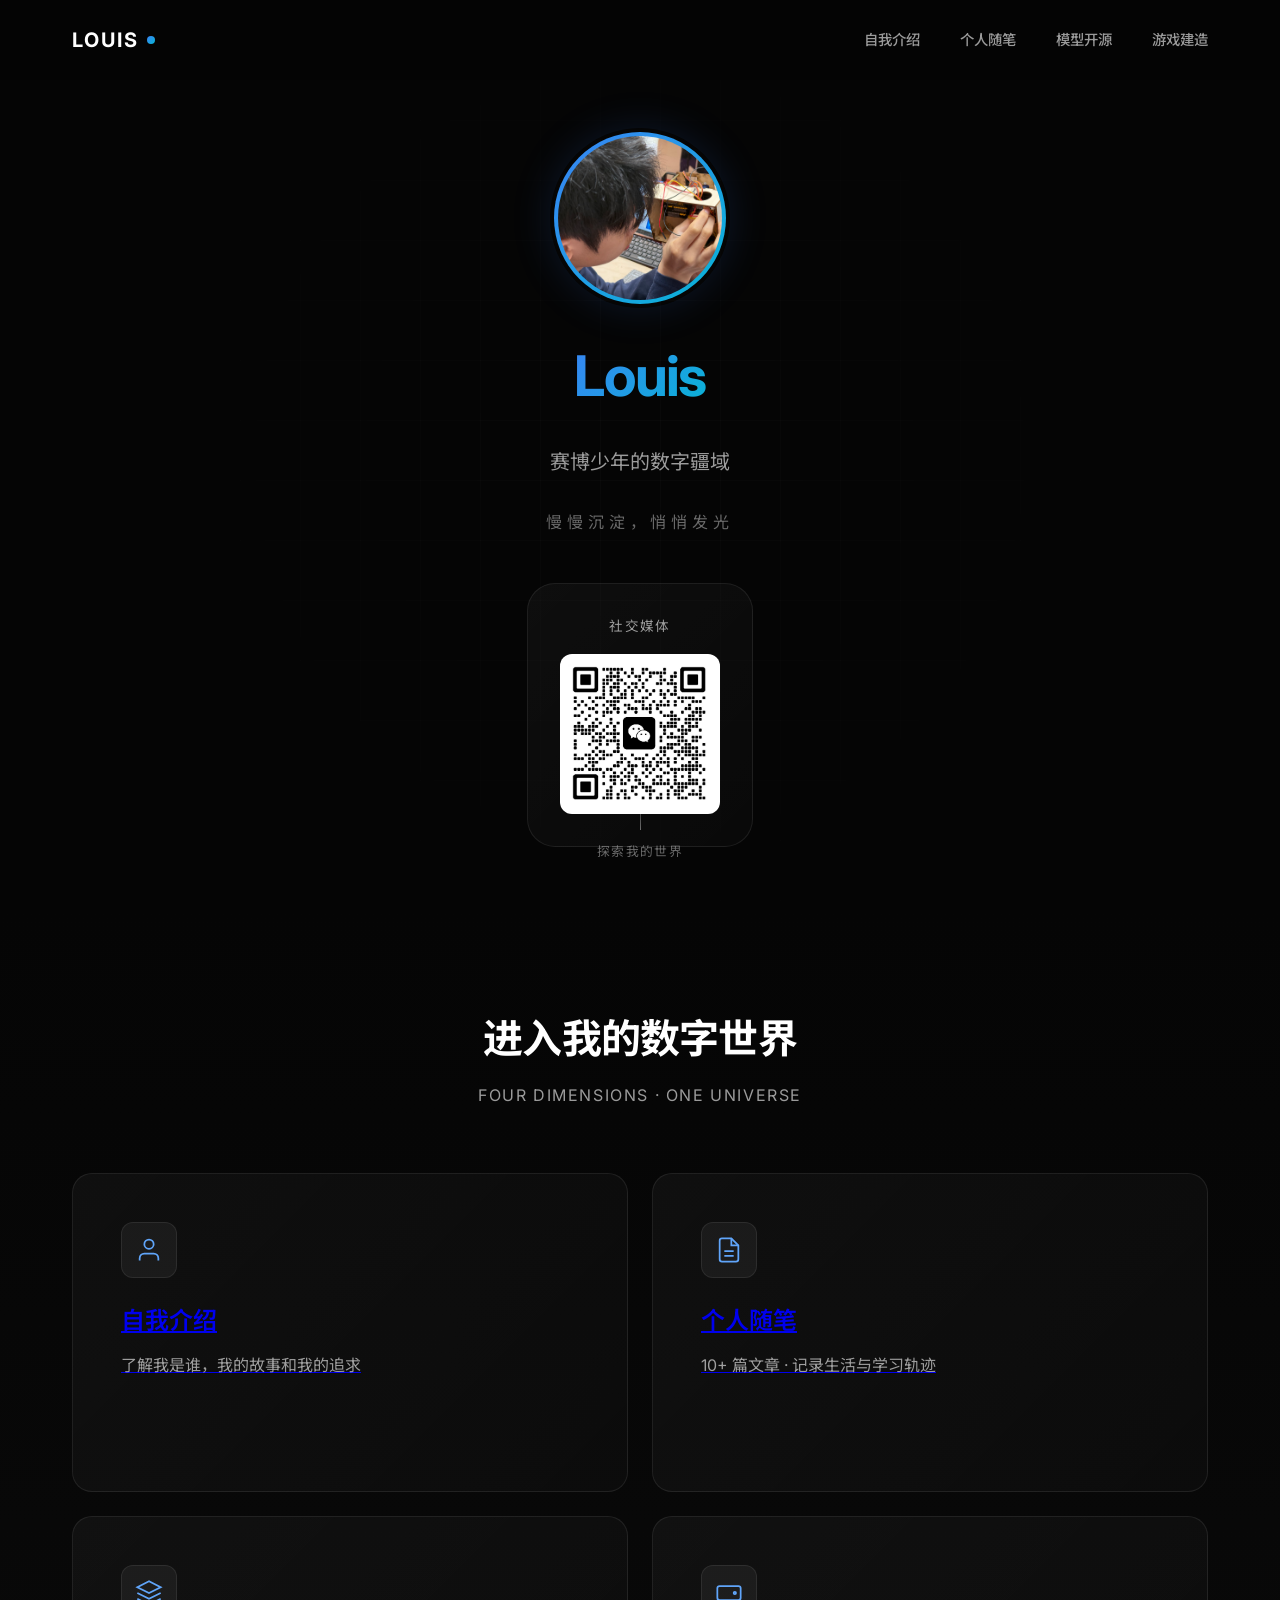
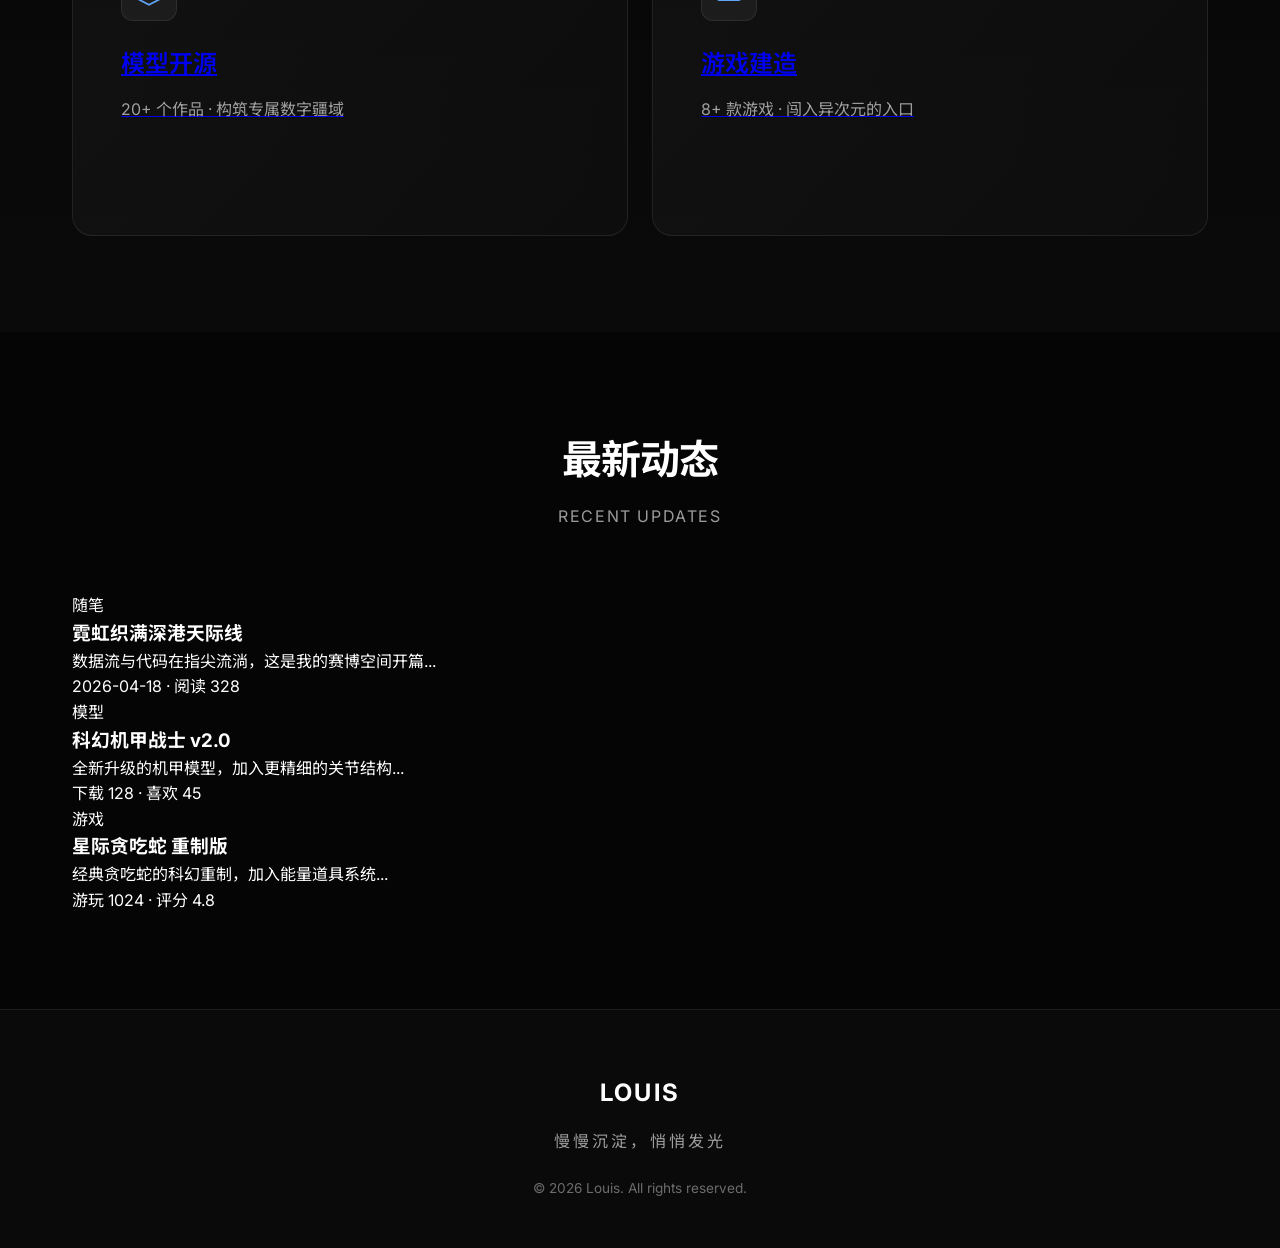
<file: index.html>
<!DOCTYPE html>
<html lang="zh-CN">
<head>
    <meta charset="UTF-8">
    <meta name="viewport" content="width=device-width, initial-scale=1.0">
    <title>LOUIS | 个人博客</title>
    <link rel="stylesheet" href="styles.css">
    <link href="https://fonts.googleapis.com/css2?family=Inter:wght@300;400;500;600;700&family=Noto+Sans+SC:wght@300;400;500;700&display=swap" rel="stylesheet">
</head>
<body>
    <nav class="navbar">
        <div class="nav-container">
            <div class="logo" onclick="window.location.href='index.html'">
                <span class="logo-text">LOUIS</span>
                <span class="logo-dot"></span>
            </div>
            <div class="nav-menu">
                <a href="about.html" class="nav-item">自我介绍</a>
                <a href="essay.html" class="nav-item">个人随笔</a>
                <a href="models.html" class="nav-item">模型开源</a>
                <a href="games.html" class="nav-item">游戏建造</a>
            </div>
        </div>
    </nav>

    <section class="hero">
        <div class="hero-background">
            <div class="grid-pattern"></div>
        </div>
        
        <div class="hero-content">
            <div class="profile-section">
                <div class="profile-image-wrapper">
                    <img src="assets/profile.jpg" alt="Louis" class="profile-main-img">
                </div>
                <h1 class="hero-name">Louis</h1>
                <p class="hero-tagline">赛博少年的数字疆域</p>
                <p class="hero-signature">慢慢沉淀，悄悄发光</p>
            </div>
            
            <div class="social-section">
                <p class="social-label">社交媒体</p>
                <div class="qr-wrapper">
                    <img src="assets/social-qr.jpg" alt="社交媒体二维码" class="qr-code">
                </div>
            </div>
        </div>
        
        <div class="scroll-indicator" onclick="document.getElementById('modules').scrollIntoView({behavior:'smooth'})">
            <div class="scroll-line"></div>
            <span>探索我的世界</span>
        </div>
    </section>

    <section class="section modules" id="modules">
        <div class="container">
            <div class="section-header">
                <h2 class="section-title">进入我的数字世界</h2>
                <p class="section-subtitle">Four Dimensions · One Universe</p>
            </div>
            
            <div class="modules-grid">
                <a href="about.html" class="module-card">
                    <div class="card-icon">
                        <svg viewBox="0 0 24 24" fill="none" stroke="currentColor" stroke-width="1.5">
                            <path d="M20 21v-2a4 4 0 0 0-4-4H8a4 4 0 0 0-4 4v2"/>
                            <circle cx="12" cy="7" r="4"/>
                        </svg>
                    </div>
                    <h3 class="card-title">自我介绍</h3>
                    <p class="card-desc">了解我是谁，我的故事和我的追求</p>
                    <div class="card-arrow">→</div>
                </a>

                <a href="essay.html" class="module-card">
                    <div class="card-icon">
                        <svg viewBox="0 0 24 24" fill="none" stroke="currentColor" stroke-width="1.5">
                            <path d="M14 2H6a2 2 0 0 0-2 2v16a2 2 0 0 0 2 2h12a2 2 0 0 0 2-2V8z"/>
                            <polyline points="14 2 14 8 20 8"/>
                            <line x1="16" y1="13" x2="8" y2="13"/>
                            <line x1="16" y1="17" x2="8" y2="17"/>
                        </svg>
                    </div>
                    <h3 class="card-title">个人随笔</h3>
                    <p class="card-desc">10+ 篇文章 · 记录生活与学习轨迹</p>
                    <div class="card-arrow">→</div>
                </a>

                <a href="models.html" class="module-card">
                    <div class="card-icon">
                        <svg viewBox="0 0 24 24" fill="none" stroke="currentColor" stroke-width="1.5">
                            <polygon points="12 2 2 7 12 12 22 7 12 2"/>
                            <polyline points="2 17 12 22 22 17"/>
                            <polyline points="2 12 12 17 22 12"/>
                        </svg>
                    </div>
                    <h3 class="card-title">模型开源</h3>
                    <p class="card-desc">20+ 个作品 · 构筑专属数字疆域</p>
                    <div class="card-arrow">→</div>
                </a>

                <a href="games.html" class="module-card">
                    <div class="card-icon">
                        <svg viewBox="0 0 24 24" fill="none" stroke="currentColor" stroke-width="1.5">
                            <rect x="2" y="6" width="20" height="12" rx="2"/>
                            <line x1="6" y1="12" x2="6" y2="12"/>
                            <line x1="10" y1="12" x2="10" y2="12"/>
                            <circle cx="17" cy="12" r="1"/>
                        </svg>
                    </div>
                    <h3 class="card-title">游戏建造</h3>
                    <p class="card-desc">8+ 款游戏 · 闯入异次元的入口</p>
                    <div class="card-arrow">→</div>
                </a>
            </div>
        </div>
    </section>

    <section class="section recent-section">
        <div class="container">
            <div class="section-header">
                <h2 class="section-title">最新动态</h2>
                <p class="section-subtitle">Recent Updates</p>
            </div>
            
            <div class="recent-grid">
                <div class="recent-card essay-card">
                    <div class="recent-badge">随笔</div>
                    <h3>霓虹织满深港天际线</h3>
                    <p>数据流与代码在指尖流淌，这是我的赛博空间开篇...</p>
                    <div class="recent-meta">2026-04-18 · 阅读 328</div>
                </div>
                
                <div class="recent-card model-card">
                    <div class="recent-badge">模型</div>
                    <h3>科幻机甲战士 v2.0</h3>
                    <p>全新升级的机甲模型，加入更精细的关节结构...</p>
                    <div class="recent-meta">下载 128 · 喜欢 45</div>
                </div>
                
                <div class="recent-card game-card">
                    <div class="recent-badge">游戏</div>
                    <h3>星际贪吃蛇 重制版</h3>
                    <p>经典贪吃蛇的科幻重制，加入能量道具系统...</p>
                    <div class="recent-meta">游玩 1024 · 评分 4.8</div>
                </div>
            </div>
        </div>
    </section>

    <footer class="footer">
        <div class="container">
            <div class="footer-content">
                <div class="footer-logo">LOUIS</div>
                <p class="footer-quote">慢慢沉淀，悄悄发光</p>
                <p class="footer-copyright">© 2026 Louis. All rights reserved.</p>
            </div>
        </div>
    </footer>

    <script src="script.js"></script>
</body>
</html>
</file>
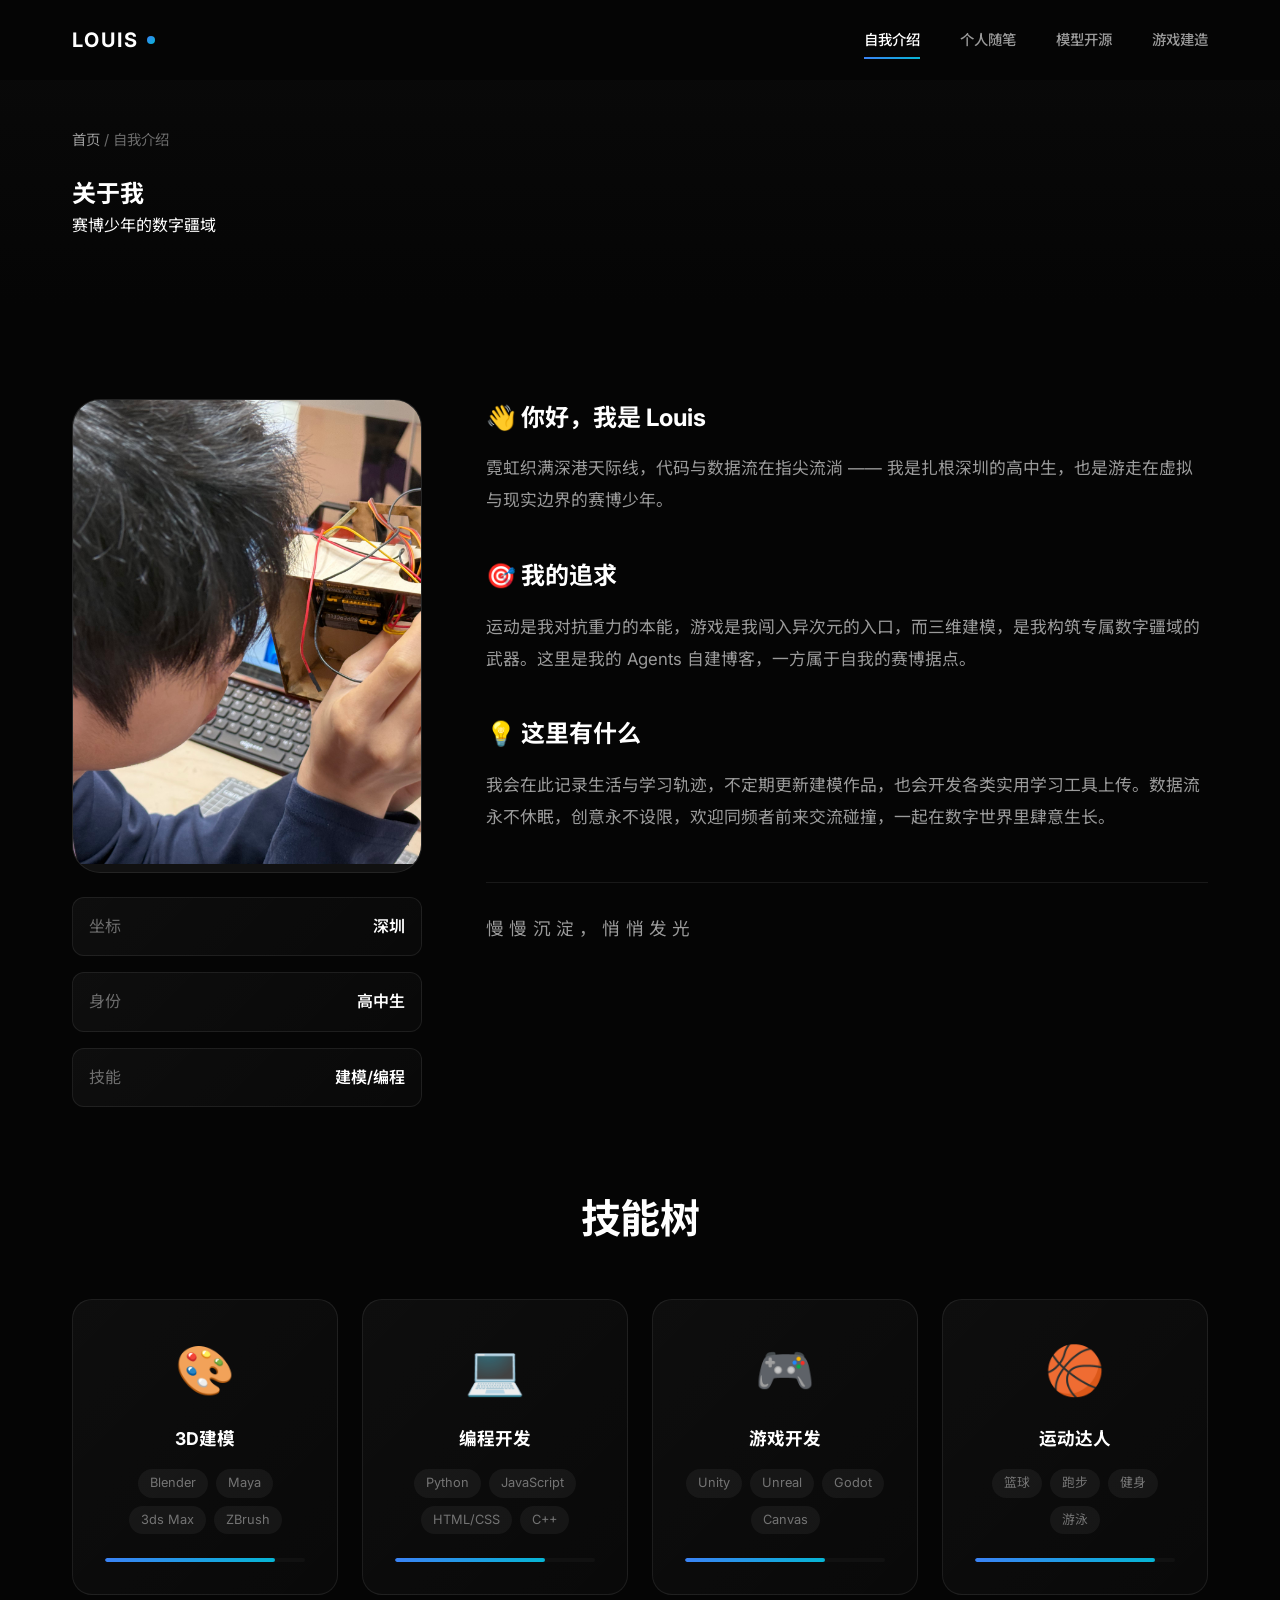
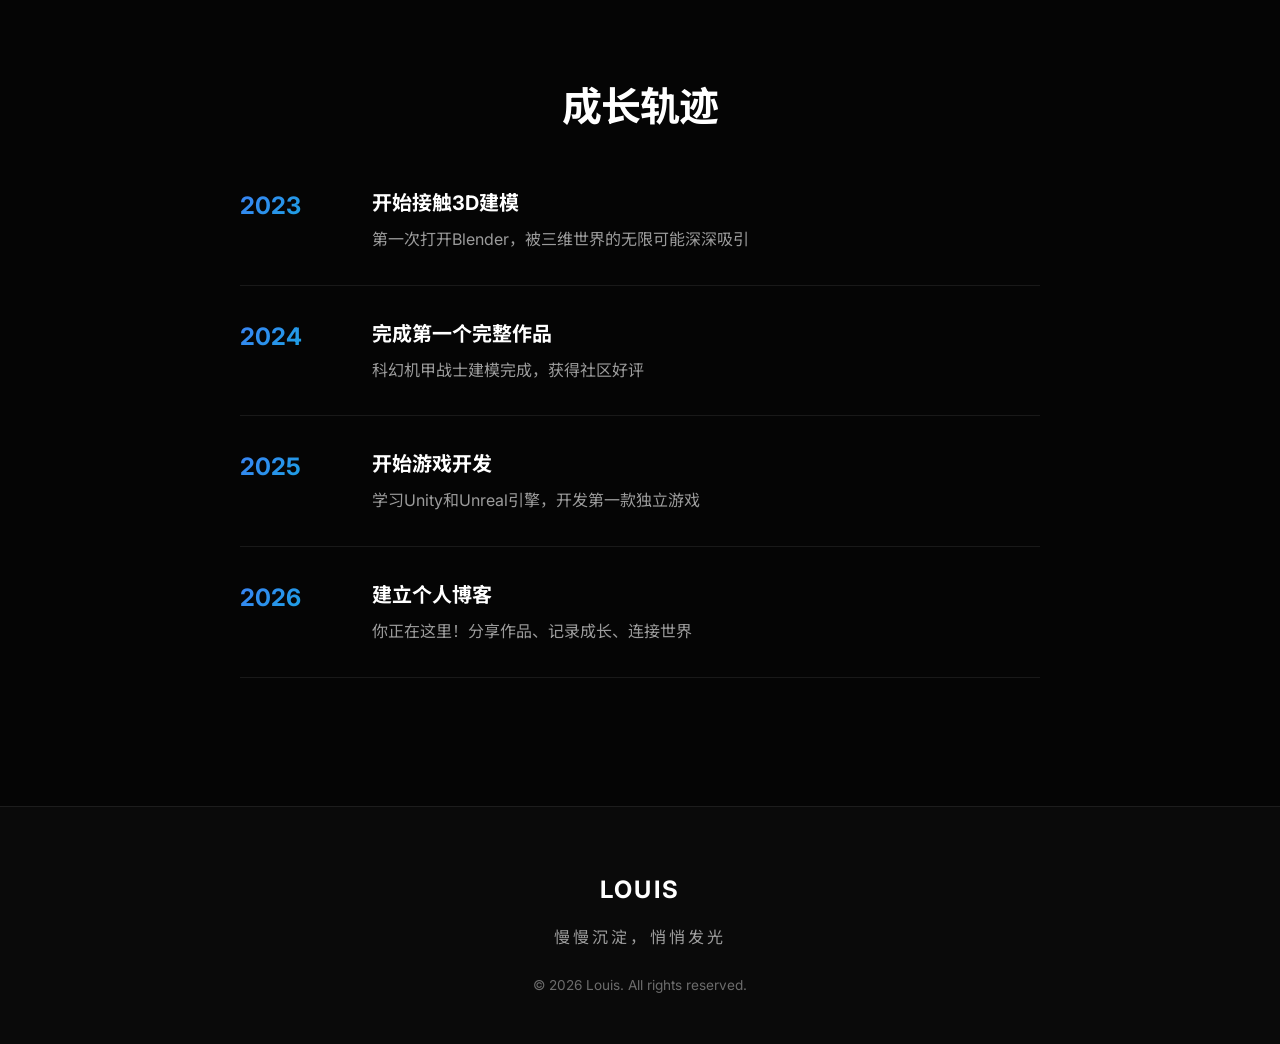
<file: about.html>
<!DOCTYPE html>
<html lang="zh-CN">
<head>
    <meta charset="UTF-8">
    <meta name="viewport" content="width=device-width, initial-scale=1.0">
    <title>自我介绍 | LOUIS</title>
    <link rel="stylesheet" href="styles.css">
    <link href="https://fonts.googleapis.com/css2?family=Inter:wght@300;400;500;600;700&family=Noto+Sans+SC:wght@300;400;500;700&display=swap" rel="stylesheet">
</head>
<body>
    <nav class="navbar">
        <div class="nav-container">
            <div class="logo" onclick="window.location.href='index.html'">
                <span class="logo-text">LOUIS</span>
                <span class="logo-dot"></span>
            </div>
            <div class="nav-menu">
                <a href="about.html" class="nav-item active">自我介绍</a>
                <a href="essay.html" class="nav-item">个人随笔</a>
                <a href="models.html" class="nav-item">模型开源</a>
                <a href="games.html" class="nav-item">游戏建造</a>
            </div>
        </div>
    </nav>

    <section class="page-hero">
        <div class="container">
            <div class="page-hero-content">
                <div class="breadcrumb">
                    <a href="index.html">首页</a> / 自我介绍
                </div>
                <h1 class="page-title">关于我</h1>
                <p class="page-subtitle">赛博少年的数字疆域</p>
            </div>
        </div>
    </section>

    <section class="section">
        <div class="container">
            <div class="about-layout">
                <div class="about-photo">
                    <div class="photo-wrapper">
                        <img src="assets/profile.jpg" alt="Louis" class="profile-large">
                    </div>
                    <div class="quick-info">
                        <div class="info-item">
                            <span class="info-label">坐标</span>
                            <span class="info-value">深圳</span>
                        </div>
                        <div class="info-item">
                            <span class="info-label">身份</span>
                            <span class="info-value">高中生</span>
                        </div>
                        <div class="info-item">
                            <span class="info-label">技能</span>
                            <span class="info-value">建模/编程</span>
                        </div>
                    </div>
                </div>

                <div class="about-text">
                    <div class="about-section">
                        <h2>👋 你好，我是 Louis</h2>
                        <p>霓虹织满深港天际线，代码与数据流在指尖流淌 —— 我是扎根深圳的高中生，也是游走在虚拟与现实边界的赛博少年。</p>
                    </div>

                    <div class="about-section">
                        <h2>🎯 我的追求</h2>
                        <p>运动是我对抗重力的本能，游戏是我闯入异次元的入口，而三维建模，是我构筑专属数字疆域的武器。这里是我的 Agents 自建博客，一方属于自我的赛博据点。</p>
                    </div>

                    <div class="about-section">
                        <h2>💡 这里有什么</h2>
                        <p>我会在此记录生活与学习轨迹，不定期更新建模作品，也会开发各类实用学习工具上传。数据流永不休眠，创意永不设限，欢迎同频者前来交流碰撞，一起在数字世界里肆意生长。</p>
                    </div>

                    <div class="signature-block">
                        <span class="signature-text">慢慢沉淀，悄悄发光</span>
                    </div>
                </div>
            </div>

            <div class="skills-section">
                <h2 class="section-title center">技能树</h2>
                <div class="skills-grid">
                    <div class="skill-card">
                        <div class="skill-icon">🎨</div>
                        <h3>3D建模</h3>
                        <div class="skill-tags">
                            <span>Blender</span>
                            <span>Maya</span>
                            <span>3ds Max</span>
                            <span>ZBrush</span>
                        </div>
                        <div class="skill-level">
                            <div class="skill-bar" style="width: 85%"></div>
                        </div>
                    </div>
                    <div class="skill-card">
                        <div class="skill-icon">💻</div>
                        <h3>编程开发</h3>
                        <div class="skill-tags">
                            <span>Python</span>
                            <span>JavaScript</span>
                            <span>HTML/CSS</span>
                            <span>C++</span>
                        </div>
                        <div class="skill-level">
                            <div class="skill-bar" style="width: 75%"></div>
                        </div>
                    </div>
                    <div class="skill-card">
                        <div class="skill-icon">🎮</div>
                        <h3>游戏开发</h3>
                        <div class="skill-tags">
                            <span>Unity</span>
                            <span>Unreal</span>
                            <span>Godot</span>
                            <span>Canvas</span>
                        </div>
                        <div class="skill-level">
                            <div class="skill-bar" style="width: 70%"></div>
                        </div>
                    </div>
                    <div class="skill-card">
                        <div class="skill-icon">🏀</div>
                        <h3>运动达人</h3>
                        <div class="skill-tags">
                            <span>篮球</span>
                            <span>跑步</span>
                            <span>健身</span>
                            <span>游泳</span>
                        </div>
                        <div class="skill-level">
                            <div class="skill-bar" style="width: 90%"></div>
                        </div>
                    </div>
                </div>
            </div>

            <div class="timeline-section">
                <h2 class="section-title center">成长轨迹</h2>
                <div class="timeline">
                    <div class="timeline-item">
                        <div class="timeline-year">2023</div>
                        <div class="timeline-content">
                            <h3>开始接触3D建模</h3>
                            <p>第一次打开Blender，被三维世界的无限可能深深吸引</p>
                        </div>
                    </div>
                    <div class="timeline-item">
                        <div class="timeline-year">2024</div>
                        <div class="timeline-content">
                            <h3>完成第一个完整作品</h3>
                            <p>科幻机甲战士建模完成，获得社区好评</p>
                        </div>
                    </div>
                    <div class="timeline-item">
                        <div class="timeline-year">2025</div>
                        <div class="timeline-content">
                            <h3>开始游戏开发</h3>
                            <p>学习Unity和Unreal引擎，开发第一款独立游戏</p>
                        </div>
                    </div>
                    <div class="timeline-item">
                        <div class="timeline-year">2026</div>
                        <div class="timeline-content">
                            <h3>建立个人博客</h3>
                            <p>你正在这里！分享作品、记录成长、连接世界</p>
                        </div>
                    </div>
                </div>
            </div>
        </div>
    </section>

    <footer class="footer">
        <div class="container">
            <div class="footer-content">
                <div class="footer-logo">LOUIS</div>
                <p class="footer-quote">慢慢沉淀，悄悄发光</p>
                <p class="footer-copyright">© 2026 Louis. All rights reserved.</p>
            </div>
        </div>
    </footer>

    <style>
        .page-hero {
            padding: 8rem 0 4rem;
            background: linear-gradient(180deg, var(--color-surface) 0%, var(--color-bg) 100%);
        }
        .breadcrumb {
            color: var(--color-text-tertiary);
            font-size: 0.9rem;
            margin-bottom: 1.5rem;
        }
        .breadcrumb a {
            color: var(--color-text-secondary);
            text-decoration: none;
        }
        .breadcrumb a:hover {
            color: var(--color-primary);
        }
        .about-layout {
            display: grid;
            grid-template-columns: 350px 1fr;
            gap: 4rem;
            margin-bottom: 5rem;
        }
        .photo-wrapper {
            border-radius: var(--radius-xl);
            overflow: hidden;
            border: 1px solid var(--color-border);
            background: var(--color-surface-2);
        }
        .profile-large {
            width: 100%;
            aspect-ratio: 3/4;
            object-fit: cover;
        }
        .quick-info {
            margin-top: 1.5rem;
            display: flex;
            flex-direction: column;
            gap: 1rem;
        }
        .info-item {
            display: flex;
            justify-content: space-between;
            padding: 1rem;
            background: var(--gradient-glass);
            border: 1px solid var(--color-border);
            border-radius: var(--radius-md);
        }
        .info-label {
            color: var(--color-text-tertiary);
        }
        .info-value {
            font-weight: 600;
        }
        .about-section {
            margin-bottom: 2.5rem;
        }
        .about-section h2 {
            font-size: 1.5rem;
            margin-bottom: 1rem;
        }
        .about-section p {
            color: var(--color-text-secondary);
            line-height: 1.9;
            font-size: 1.05rem;
        }
        .signature-block {
            margin-top: 3rem;
            padding-top: 2rem;
            border-top: 1px solid var(--color-border);
        }
        .signature-text {
            font-size: 1.1rem;
            letter-spacing: 0.3em;
            color: var(--color-text-secondary);
        }
        .skills-section {
            margin-bottom: 5rem;
        }
        .section-title.center {
            text-align: center;
            margin-bottom: 3rem;
        }
        .skills-grid {
            display: grid;
            grid-template-columns: repeat(4, 1fr);
            gap: 1.5rem;
        }
        .skill-card {
            padding: 2rem;
            background: var(--gradient-glass);
            border: 1px solid var(--color-border);
            border-radius: var(--radius-lg);
            text-align: center;
            transition: all var(--transition-base);
        }
        .skill-card:hover {
            transform: translateY(-4px);
            border-color: var(--color-primary);
        }
        .skill-icon {
            font-size: 3rem;
            margin-bottom: 1rem;
        }
        .skill-card h3 {
            font-size: 1.1rem;
            margin-bottom: 1rem;
        }
        .skill-tags {
            display: flex;
            flex-wrap: wrap;
            gap: 0.5rem;
            justify-content: center;
            margin-bottom: 1.5rem;
        }
        .skill-tags span {
            padding: 0.25rem 0.75rem;
            background: rgba(255,255,255,0.05);
            border-radius: 100px;
            font-size: 0.8rem;
            color: var(--color-text-tertiary);
        }
        .skill-level {
            height: 4px;
            background: var(--color-surface-2);
            border-radius: 100px;
            overflow: hidden;
        }
        .skill-bar {
            height: 100%;
            background: var(--gradient-primary);
            border-radius: 100px;
            transition: width 1s ease;
        }
        .timeline {
            max-width: 800px;
            margin: 0 auto;
        }
        .timeline-item {
            display: grid;
            grid-template-columns: 100px 1fr;
            gap: 2rem;
            margin-bottom: 2rem;
            padding-bottom: 2rem;
            border-bottom: 1px solid var(--color-border);
        }
        .timeline-year {
            font-size: 1.5rem;
            font-weight: 700;
            background: var(--gradient-primary);
            -webkit-background-clip: text;
            -webkit-text-fill-color: transparent;
            background-clip: text;
        }
        .timeline-content h3 {
            font-size: 1.25rem;
            margin-bottom: 0.5rem;
        }
        .timeline-content p {
            color: var(--color-text-secondary);
        }
        .nav-item.active {
            color: var(--color-text);
        }
        .nav-item.active::after {
            width: 100%;
        }
        @media (max-width: 968px) {
            .about-layout {
                grid-template-columns: 1fr;
            }
            .photo-wrapper {
                max-width: 400px;
                margin: 0 auto;
            }
            .skills-grid {
                grid-template-columns: repeat(2, 1fr);
            }
        }
        @media (max-width: 640px) {
            .skills-grid {
                grid-template-columns: 1fr;
            }
            .timeline-item {
                grid-template-columns: 1fr;
                gap: 0.5rem;
            }
        }
    </style>
</body>
</html>
</file>
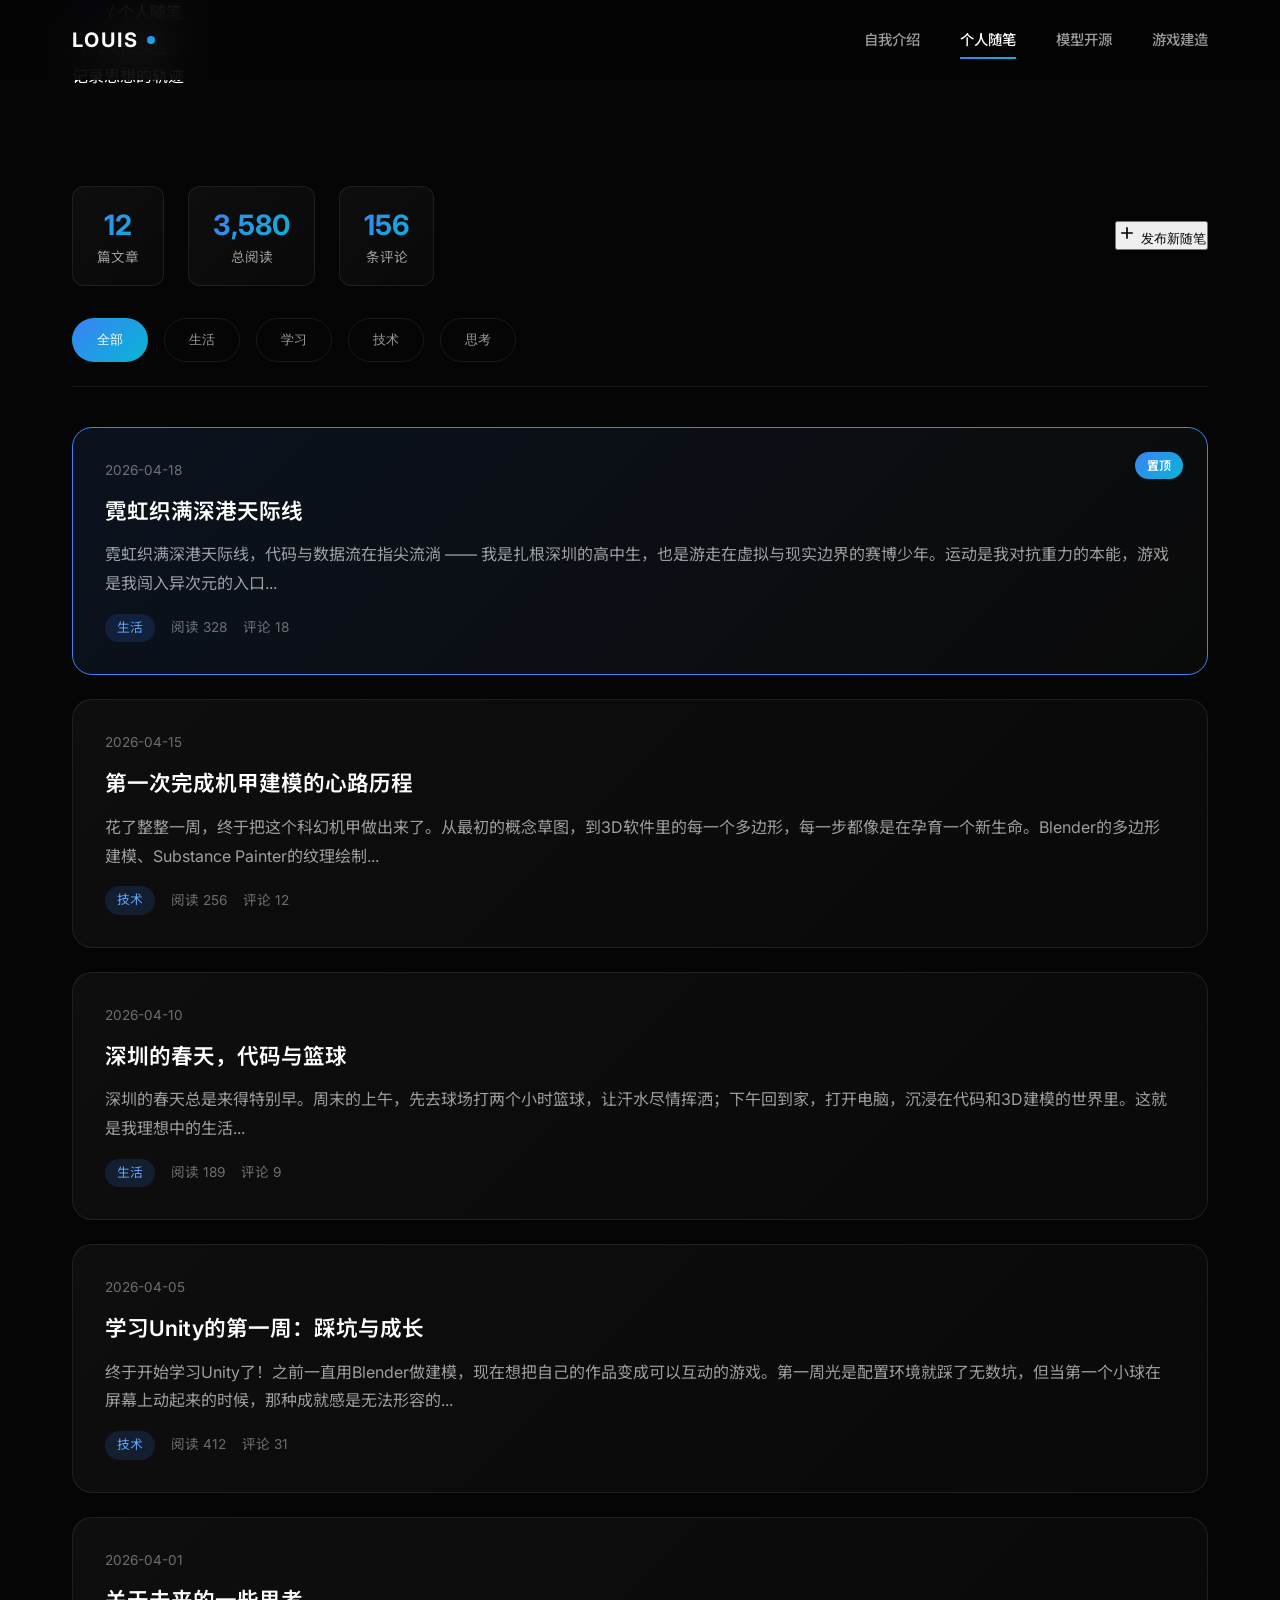
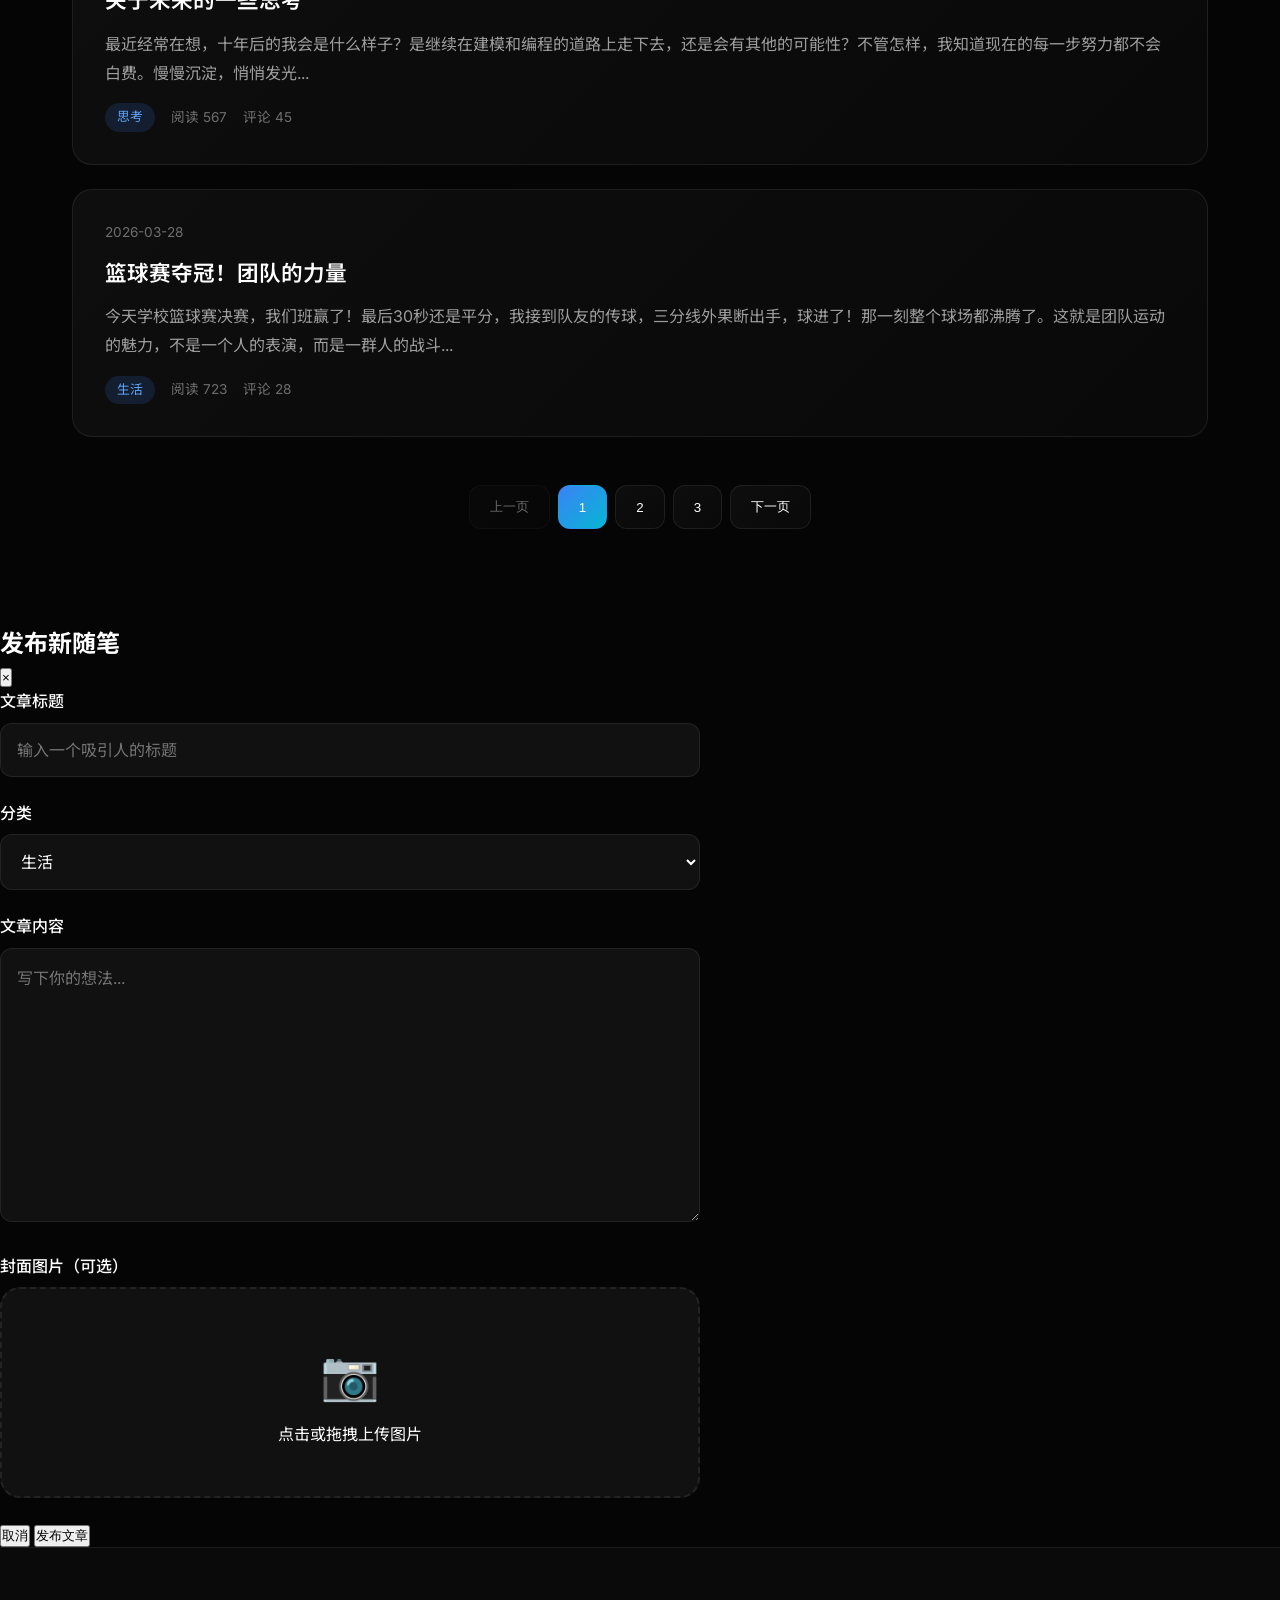
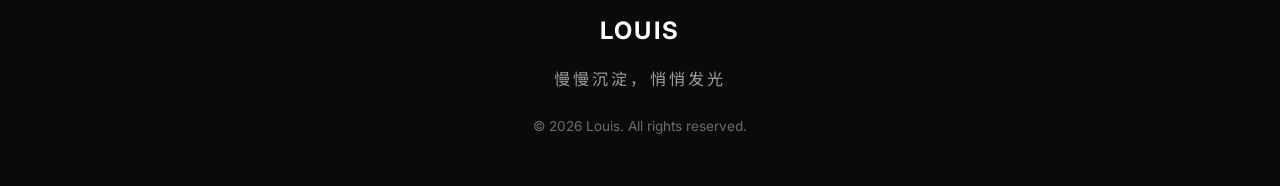
<file: essay.html>
<!DOCTYPE html>
<html lang="zh-CN">
<head>
    <meta charset="UTF-8">
    <meta name="viewport" content="width=device-width, initial-scale=1.0">
    <title>个人随笔 | LOUIS</title>
    <link rel="stylesheet" href="styles.css">
    <link href="https://fonts.googleapis.com/css2?family=Inter:wght@300;400;500;600;700&family=Noto+Sans+SC:wght@300;400;500;700&display=swap" rel="stylesheet">
</head>
<body>
    <nav class="navbar">
        <div class="nav-container">
            <div class="logo" onclick="window.location.href='index.html'">
                <span class="logo-text">LOUIS</span>
                <span class="logo-dot"></span>
            </div>
            <div class="nav-menu">
                <a href="about.html" class="nav-item">自我介绍</a>
                <a href="essay.html" class="nav-item active">个人随笔</a>
                <a href="models.html" class="nav-item">模型开源</a>
                <a href="games.html" class="nav-item">游戏建造</a>
            </div>
        </div>
    </nav>

    <section class="page-hero">
        <div class="container">
            <div class="page-hero-content">
                <div class="breadcrumb">
                    <a href="index.html">首页</a> / 个人随笔
                </div>
                <h1 class="page-title">个人随笔</h1>
                <p class="page-subtitle">记录思想的轨迹</p>
            </div>
        </div>
    </section>

    <section class="section">
        <div class="container">
            <div class="essay-toolbar">
                <div class="essay-stats">
                    <div class="stat-box">
                        <div class="stat-num">12</div>
                        <div class="stat-label">篇文章</div>
                    </div>
                    <div class="stat-box">
                        <div class="stat-num">3,580</div>
                        <div class="stat-label">总阅读</div>
                    </div>
                    <div class="stat-box">
                        <div class="stat-num">156</div>
                        <div class="stat-label">条评论</div>
                    </div>
                </div>
                <button class="btn-primary" onclick="openUploadModal()">
                    <svg width="20" height="20" viewBox="0 0 24 24" fill="none" stroke="currentColor" stroke-width="2">
                        <path d="M12 5v14M5 12h14"/>
                    </svg>
                    发布新随笔
                </button>
            </div>

            <div class="filter-tabs">
                <button class="filter-tab active">全部</button>
                <button class="filter-tab">生活</button>
                <button class="filter-tab">学习</button>
                <button class="filter-tab">技术</button>
                <button class="filter-tab">思考</button>
            </div>

            <div class="essay-list">
                <article class="essay-item featured">
                    <div class="essay-badge">置顶</div>
                    <div class="essay-date">2026-04-18</div>
                    <h2 class="essay-title">霓虹织满深港天际线</h2>
                    <p class="essay-excerpt">霓虹织满深港天际线，代码与数据流在指尖流淌 —— 我是扎根深圳的高中生，也是游走在虚拟与现实边界的赛博少年。运动是我对抗重力的本能，游戏是我闯入异次元的入口...</p>
                    <div class="essay-meta">
                        <span class="meta-tag">生活</span>
                        <span class="meta-info">阅读 328</span>
                        <span class="meta-info">评论 18</span>
                    </div>
                </article>

                <article class="essay-item">
                    <div class="essay-date">2026-04-15</div>
                    <h2 class="essay-title">第一次完成机甲建模的心路历程</h2>
                    <p class="essay-excerpt">花了整整一周，终于把这个科幻机甲做出来了。从最初的概念草图，到3D软件里的每一个多边形，每一步都像是在孕育一个新生命。Blender的多边形建模、Substance Painter的纹理绘制...</p>
                    <div class="essay-meta">
                        <span class="meta-tag">技术</span>
                        <span class="meta-info">阅读 256</span>
                        <span class="meta-info">评论 12</span>
                    </div>
                </article>

                <article class="essay-item">
                    <div class="essay-date">2026-04-10</div>
                    <h2 class="essay-title">深圳的春天，代码与篮球</h2>
                    <p class="essay-excerpt">深圳的春天总是来得特别早。周末的上午，先去球场打两个小时篮球，让汗水尽情挥洒；下午回到家，打开电脑，沉浸在代码和3D建模的世界里。这就是我理想中的生活...</p>
                    <div class="essay-meta">
                        <span class="meta-tag">生活</span>
                        <span class="meta-info">阅读 189</span>
                        <span class="meta-info">评论 9</span>
                    </div>
                </article>

                <article class="essay-item">
                    <div class="essay-date">2026-04-05</div>
                    <h2 class="essay-title">学习Unity的第一周：踩坑与成长</h2>
                    <p class="essay-excerpt">终于开始学习Unity了！之前一直用Blender做建模，现在想把自己的作品变成可以互动的游戏。第一周光是配置环境就踩了无数坑，但当第一个小球在屏幕上动起来的时候，那种成就感是无法形容的...</p>
                    <div class="essay-meta">
                        <span class="meta-tag">技术</span>
                        <span class="meta-info">阅读 412</span>
                        <span class="meta-info">评论 31</span>
                    </div>
                </article>

                <article class="essay-item">
                    <div class="essay-date">2026-04-01</div>
                    <h2 class="essay-title">关于未来的一些思考</h2>
                    <p class="essay-excerpt">最近经常在想，十年后的我会是什么样子？是继续在建模和编程的道路上走下去，还是会有其他的可能性？不管怎样，我知道现在的每一步努力都不会白费。慢慢沉淀，悄悄发光...</p>
                    <div class="essay-meta">
                        <span class="meta-tag">思考</span>
                        <span class="meta-info">阅读 567</span>
                        <span class="meta-info">评论 45</span>
                    </div>
                </article>

                <article class="essay-item">
                    <div class="essay-date">2026-03-28</div>
                    <h2 class="essay-title">篮球赛夺冠！团队的力量</h2>
                    <p class="essay-excerpt">今天学校篮球赛决赛，我们班赢了！最后30秒还是平分，我接到队友的传球，三分线外果断出手，球进了！那一刻整个球场都沸腾了。这就是团队运动的魅力，不是一个人的表演，而是一群人的战斗...</p>
                    <div class="essay-meta">
                        <span class="meta-tag">生活</span>
                        <span class="meta-info">阅读 723</span>
                        <span class="meta-info">评论 28</span>
                    </div>
                </article>
            </div>

            <div class="pagination">
                <button class="page-btn disabled">上一页</button>
                <button class="page-btn active">1</button>
                <button class="page-btn">2</button>
                <button class="page-btn">3</button>
                <button class="page-btn">下一页</button>
            </div>
        </div>
    </section>

    <div id="uploadModal" class="modal hidden">
        <div class="modal-overlay" onclick="closeUploadModal()"></div>
        <div class="modal-content large">
            <div class="modal-header">
                <h2>发布新随笔</h2>
                <button class="modal-close" onclick="closeUploadModal()">×</button>
            </div>
            <div class="modal-body">
                <div class="form-group">
                    <label class="form-label">文章标题</label>
                    <input type="text" class="form-input" placeholder="输入一个吸引人的标题">
                </div>
                <div class="form-group">
                    <label class="form-label">分类</label>
                    <select class="form-select">
                        <option>生活</option>
                        <option>学习</option>
                        <option>技术</option>
                        <option>思考</option>
                    </select>
                </div>
                <div class="form-group">
                    <label class="form-label">文章内容</label>
                    <textarea class="form-textarea" rows="12" placeholder="写下你的想法..."></textarea>
                </div>
                <div class="form-group">
                    <label class="form-label">封面图片（可选）</label>
                    <div class="upload-area" onclick="document.getElementById('fileInput').click()">
                        <div class="upload-icon">📷</div>
                        <p>点击或拖拽上传图片</p>
                        <input type="file" id="fileInput" accept="image/*" style="display:none;">
                    </div>
                </div>
            </div>
            <div class="modal-footer">
                <button class="btn-secondary" onclick="closeUploadModal()">取消</button>
                <button class="btn-primary" onclick="submitEssay()">发布文章</button>
            </div>
        </div>
    </div>

    <footer class="footer">
        <div class="container">
            <div class="footer-content">
                <div class="footer-logo">LOUIS</div>
                <p class="footer-quote">慢慢沉淀，悄悄发光</p>
                <p class="footer-copyright">© 2026 Louis. All rights reserved.</p>
            </div>
        </div>
    </footer>

    <style>
        .essay-toolbar {
            display: flex;
            justify-content: space-between;
            align-items: center;
            margin-bottom: 2rem;
        }
        .essay-stats {
            display: flex;
            gap: 1.5rem;
        }
        .stat-box {
            text-align: center;
            padding: 1rem 1.5rem;
            background: var(--gradient-glass);
            border: 1px solid var(--color-border);
            border-radius: var(--radius-md);
        }
        .stat-num {
            font-size: 1.75rem;
            font-weight: 700;
            background: var(--gradient-primary);
            -webkit-background-clip: text;
            -webkit-text-fill-color: transparent;
            background-clip: text;
        }
        .stat-label {
            font-size: 0.85rem;
            color: var(--color-text-secondary);
        }
        .filter-tabs {
            display: flex;
            gap: 1rem;
            margin-bottom: 2.5rem;
            padding-bottom: 1.5rem;
            border-bottom: 1px solid var(--color-border);
        }
        .filter-tab {
            padding: 0.75rem 1.5rem;
            background: transparent;
            border: 1px solid var(--color-border);
            border-radius: 100px;
            color: var(--color-text-secondary);
            cursor: pointer;
            transition: all var(--transition-fast);
        }
        .filter-tab:hover,
        .filter-tab.active {
            background: var(--gradient-primary);
            border-color: transparent;
            color: white;
        }
        .essay-list {
            display: flex;
            flex-direction: column;
            gap: 1.5rem;
        }
        .essay-item {
            padding: 2rem;
            background: var(--gradient-glass);
            border: 1px solid var(--color-border);
            border-radius: var(--radius-lg);
            transition: all var(--transition-base);
            cursor: pointer;
            position: relative;
        }
        .essay-item:hover {
            transform: translateX(8px);
            border-color: var(--color-primary);
        }
        .essay-item.featured {
            border-color: var(--color-primary);
            background: linear-gradient(135deg, rgba(59,130,246,0.1) 0%, rgba(255,255,255,0.02) 100%);
        }
        .essay-badge {
            position: absolute;
            top: 1.5rem;
            right: 1.5rem;
            padding: 0.25rem 0.75rem;
            background: var(--gradient-primary);
            border-radius: 100px;
            font-size: 0.75rem;
            font-weight: 600;
        }
        .essay-date {
            font-size: 0.85rem;
            color: var(--color-text-tertiary);
            margin-bottom: 0.75rem;
        }
        .essay-title {
            font-size: 1.35rem;
            font-weight: 600;
            margin-bottom: 0.75rem;
        }
        .essay-excerpt {
            color: var(--color-text-secondary);
            line-height: 1.8;
            margin-bottom: 1rem;
        }
        .essay-meta {
            display: flex;
            gap: 1rem;
            align-items: center;
        }
        .meta-tag {
            padding: 0.25rem 0.75rem;
            background: rgba(59,130,246,0.15);
            color: var(--color-primary-light);
            border-radius: 100px;
            font-size: 0.8rem;
        }
        .meta-info {
            font-size: 0.85rem;
            color: var(--color-text-tertiary);
        }
        .pagination {
            display: flex;
            justify-content: center;
            gap: 0.5rem;
            margin-top: 3rem;
        }
        .page-btn {
            padding: 0.75rem 1.25rem;
            background: var(--gradient-glass);
            border: 1px solid var(--color-border);
            border-radius: var(--radius-md);
            color: var(--color-text);
            cursor: pointer;
            transition: all var(--transition-fast);
        }
        .page-btn:hover,
        .page-btn.active {
            background: var(--gradient-primary);
            border-color: transparent;
        }
        .page-btn.disabled {
            opacity: 0.4;
            cursor: not-allowed;
        }
        .modal-content.large {
            max-width: 700px;
        }
        .form-group {
            margin-bottom: 1.5rem;
        }
        .form-label {
            display: block;
            margin-bottom: 0.5rem;
            font-weight: 500;
        }
        .form-input,
        .form-select,
        .form-textarea {
            width: 100%;
            padding: 1rem;
            background: var(--color-surface-2);
            border: 1px solid var(--color-border);
            border-radius: var(--radius-md);
            color: var(--color-text);
            font-family: inherit;
            font-size: 1rem;
            outline: none;
            transition: border-color var(--transition-fast);
        }
        .form-input:focus,
        .form-select:focus,
        .form-textarea:focus {
            border-color: var(--color-primary);
        }
        .form-textarea {
            resize: vertical;
            min-height: 200px;
        }
        .upload-area {
            padding: 3rem;
            background: var(--color-surface-2);
            border: 2px dashed var(--color-border);
            border-radius: var(--radius-lg);
            text-align: center;
            cursor: pointer;
            transition: all var(--transition-fast);
        }
        .upload-area:hover {
            border-color: var(--color-primary);
            background: rgba(59,130,246,0.05);
        }
        .upload-icon {
            font-size: 3rem;
            margin-bottom: 0.5rem;
        }
        .nav-item.active {
            color: var(--color-text);
        }
        .nav-item.active::after {
            width: 100%;
        }
        @media (max-width: 768px) {
            .essay-toolbar {
                flex-direction: column;
                gap: 1.5rem;
                align-items: stretch;
            }
            .essay-stats {
                justify-content: space-between;
            }
            .filter-tabs {
                overflow-x: auto;
                padding-bottom: 1rem;
            }
        }
    </style>

    <script>
        function openUploadModal() {
            document.getElementById('uploadModal').classList.remove('hidden');
        }
        function closeUploadModal() {
            document.getElementById('uploadModal').classList.add('hidden');
        }
        function submitEssay() {
            alert('文章发布成功！（演示功能）');
            closeUploadModal();
        }
    </script>
</body>
</html>
</file>
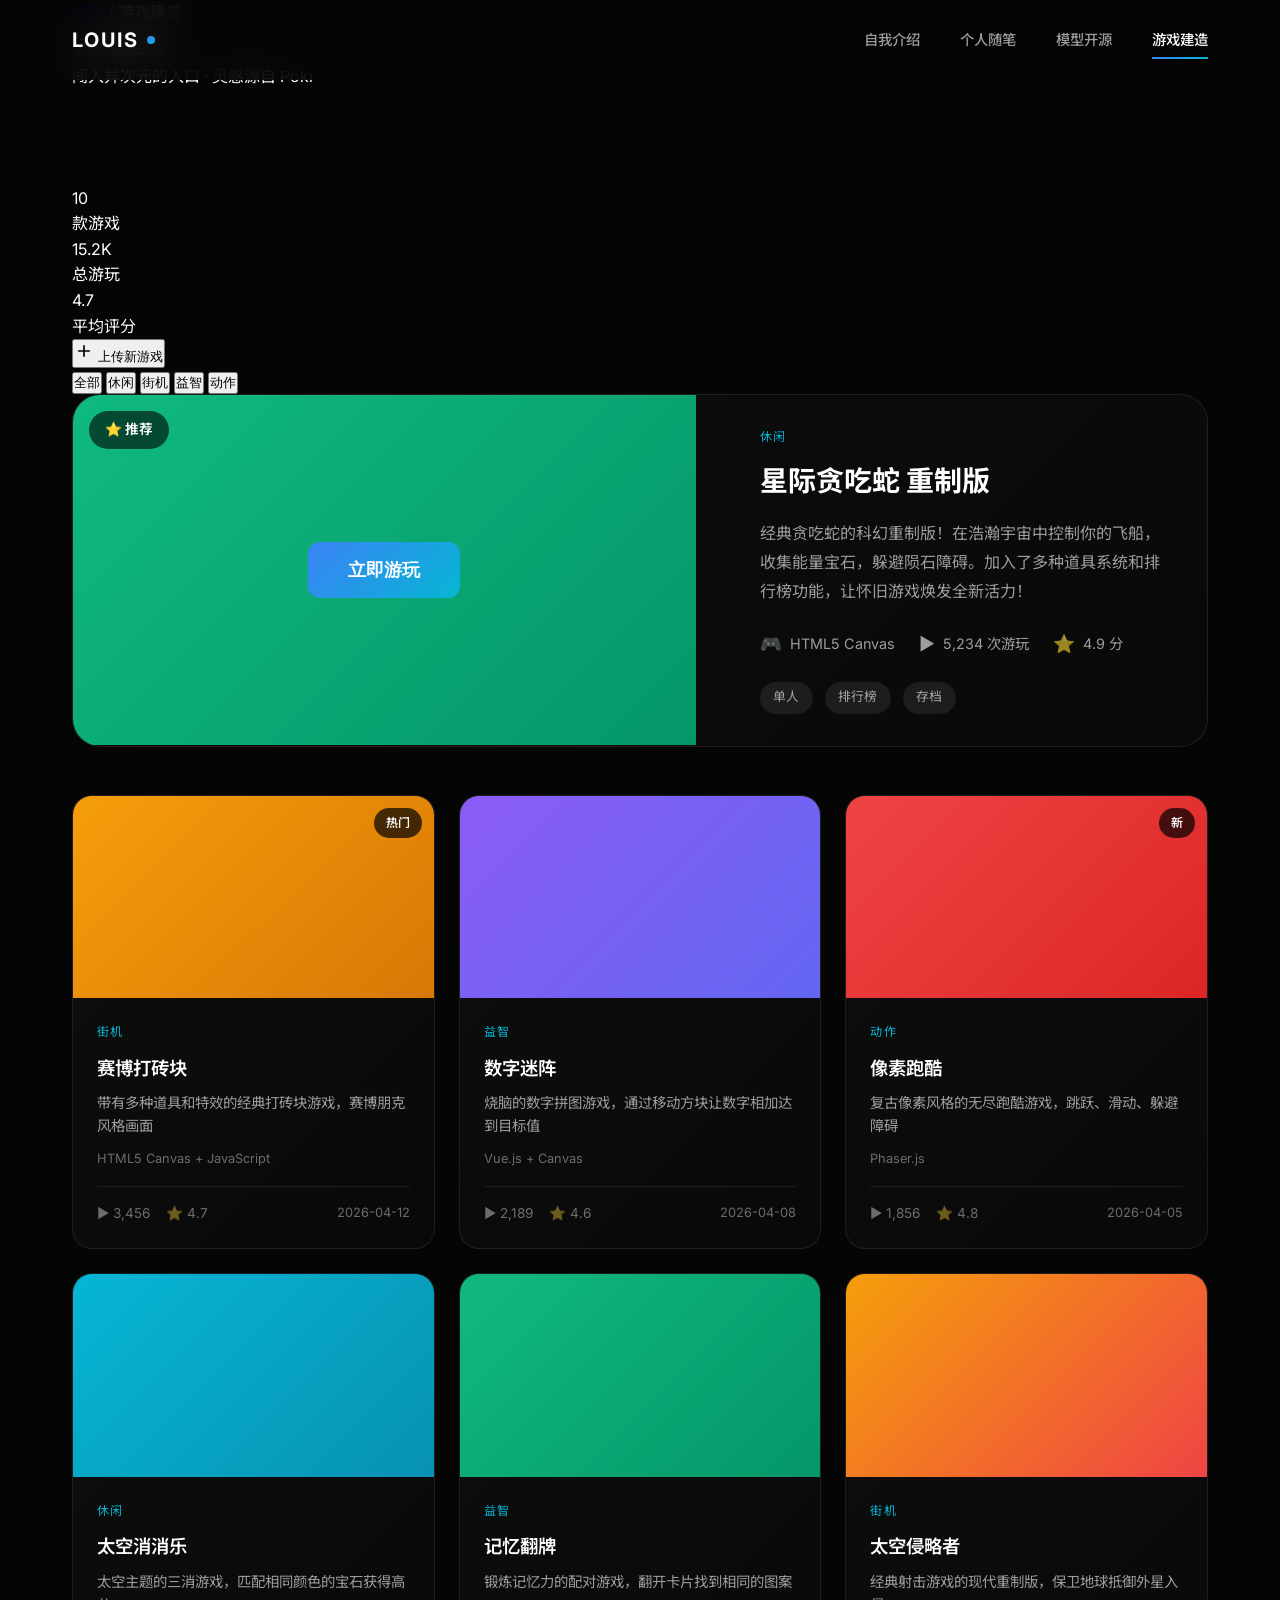
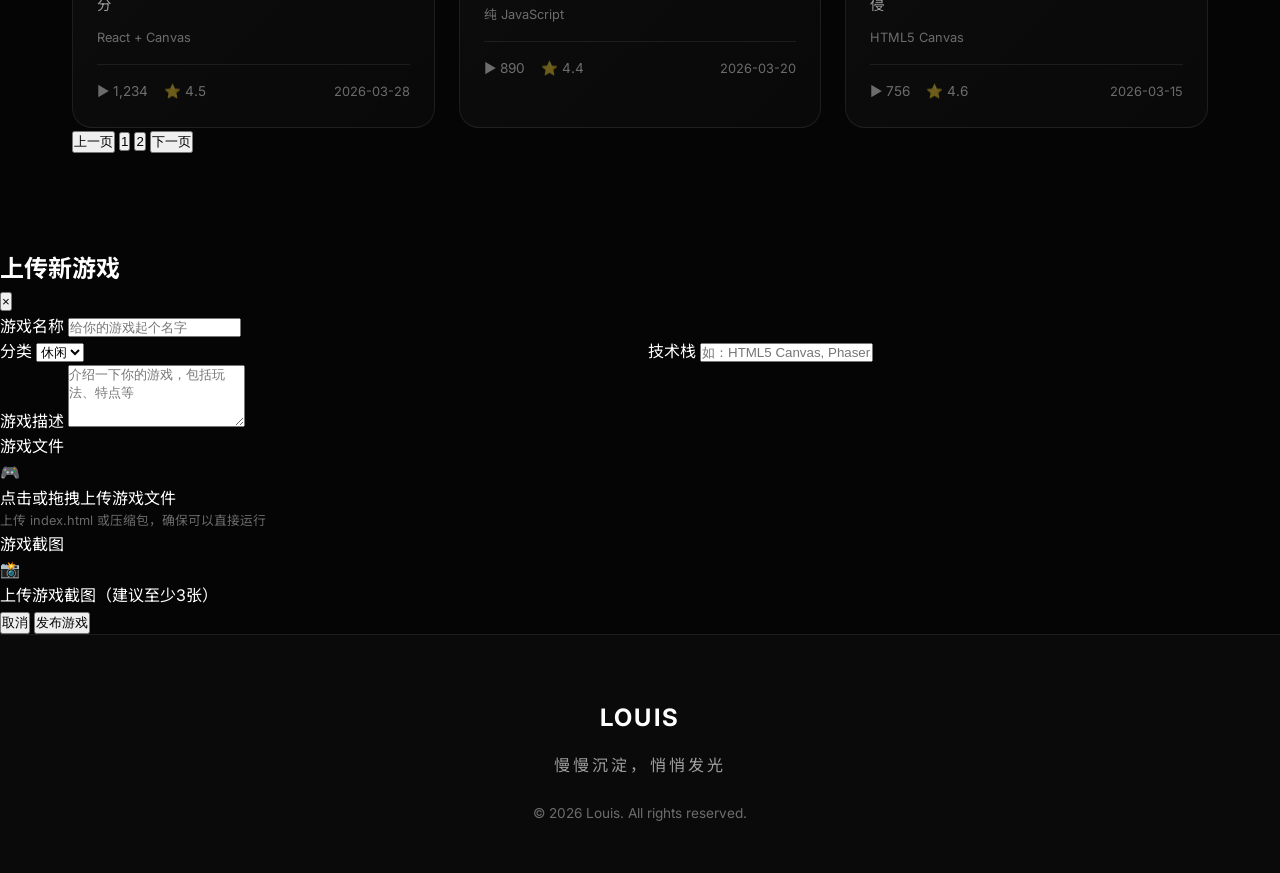
<file: games.html>
<!DOCTYPE html>
<html lang="zh-CN">
<head>
    <meta charset="UTF-8">
    <meta name="viewport" content="width=device-width, initial-scale=1.0">
    <title>游戏建造 | LOUIS</title>
    <link rel="stylesheet" href="styles.css">
    <link href="https://fonts.googleapis.com/css2?family=Inter:wght@300;400;500;600;700&family=Noto+Sans+SC:wght@300;400;500;700&display=swap" rel="stylesheet">
</head>
<body>
    <nav class="navbar">
        <div class="nav-container">
            <div class="logo" onclick="window.location.href='index.html'">
                <span class="logo-text">LOUIS</span>
                <span class="logo-dot"></span>
            </div>
            <div class="nav-menu">
                <a href="about.html" class="nav-item">自我介绍</a>
                <a href="essay.html" class="nav-item">个人随笔</a>
                <a href="models.html" class="nav-item">模型开源</a>
                <a href="games.html" class="nav-item active">游戏建造</a>
            </div>
        </div>
    </nav>

    <section class="page-hero">
        <div class="container">
            <div class="page-hero-content">
                <div class="breadcrumb">
                    <a href="index.html">首页</a> / 游戏建造
                </div>
                <h1 class="page-title">游戏建造</h1>
                <p class="page-subtitle">闯入异次元的入口 · 灵感源自 Poki</p>
            </div>
        </div>
    </section>

    <section class="section">
        <div class="container">
            <div class="essay-toolbar">
                <div class="essay-stats">
                    <div class="stat-box">
                        <div class="stat-num">10</div>
                        <div class="stat-label">款游戏</div>
                    </div>
                    <div class="stat-box">
                        <div class="stat-num">15.2K</div>
                        <div class="stat-label">总游玩</div>
                    </div>
                    <div class="stat-box">
                        <div class="stat-num">4.7</div>
                        <div class="stat-label">平均评分</div>
                    </div>
                </div>
                <button class="btn-primary" onclick="openUploadModal()">
                    <svg width="20" height="20" viewBox="0 0 24 24" fill="none" stroke="currentColor" stroke-width="2">
                        <path d="M12 5v14M5 12h14"/>
                    </svg>
                    上传新游戏
                </button>
            </div>

            <div class="filter-tabs">
                <button class="filter-tab active">全部</button>
                <button class="filter-tab">休闲</button>
                <button class="filter-tab">街机</button>
                <button class="filter-tab">益智</button>
                <button class="filter-tab">动作</button>
            </div>

            <div class="featured-game">
                <div class="featured-thumb" style="background:linear-gradient(135deg,#10b981,#059669);">
                    <div class="featured-badge">⭐ 推荐</div>
                    <button class="featured-play">立即游玩</button>
                </div>
                <div class="featured-info">
                    <div class="game-category">休闲</div>
                    <h2 class="featured-title">星际贪吃蛇 重制版</h2>
                    <p class="featured-desc">经典贪吃蛇的科幻重制版！在浩瀚宇宙中控制你的飞船，收集能量宝石，躲避陨石障碍。加入了多种道具系统和排行榜功能，让怀旧游戏焕发全新活力！</p>
                    <div class="featured-meta">
                        <div class="meta-item">
                            <span class="meta-icon">🎮</span>
                            <span>HTML5 Canvas</span>
                        </div>
                        <div class="meta-item">
                            <span class="meta-icon">▶️</span>
                            <span>5,234 次游玩</span>
                        </div>
                        <div class="meta-item">
                            <span class="meta-icon">⭐</span>
                            <span>4.9 分</span>
                        </div>
                    </div>
                    <div class="featured-tags">
                        <span class="game-tag">单人</span>
                        <span class="game-tag">排行榜</span>
                        <span class="game-tag">存档</span>
                    </div>
                </div>
            </div>

            <div class="games-grid">
                <div class="game-card">
                    <div class="game-thumb" style="background:linear-gradient(135deg,#f59e0b,#d97706);">
                        <div class="game-overlay">
                            <button class="game-play-btn">立即游玩</button>
                        </div>
                        <div class="game-badge">热门</div>
                    </div>
                    <div class="game-info">
                        <div class="game-category">街机</div>
                        <h3 class="game-title">赛博打砖块</h3>
                        <p class="game-desc">带有多种道具和特效的经典打砖块游戏，赛博朋克风格画面</p>
                        <div class="game-tech">HTML5 Canvas + JavaScript</div>
                        <div class="game-footer">
                            <div class="game-stats">
                                <span>▶ 3,456</span>
                                <span>⭐ 4.7</span>
                            </div>
                            <span class="game-date">2026-04-12</span>
                        </div>
                    </div>
                </div>

                <div class="game-card">
                    <div class="game-thumb" style="background:linear-gradient(135deg,#8b5cf6,#6366f1);">
                        <div class="game-overlay">
                            <button class="game-play-btn">立即游玩</button>
                        </div>
                    </div>
                    <div class="game-info">
                        <div class="game-category">益智</div>
                        <h3 class="game-title">数字迷阵</h3>
                        <p class="game-desc">烧脑的数字拼图游戏，通过移动方块让数字相加达到目标值</p>
                        <div class="game-tech">Vue.js + Canvas</div>
                        <div class="game-footer">
                            <div class="game-stats">
                                <span>▶ 2,189</span>
                                <span>⭐ 4.6</span>
                            </div>
                            <span class="game-date">2026-04-08</span>
                        </div>
                    </div>
                </div>

                <div class="game-card">
                    <div class="game-thumb" style="background:linear-gradient(135deg,#ef4444,#dc2626);">
                        <div class="game-overlay">
                            <button class="game-play-btn">立即游玩</button>
                        </div>
                        <div class="game-badge">新</div>
                    </div>
                    <div class="game-info">
                        <div class="game-category">动作</div>
                        <h3 class="game-title">像素跑酷</h3>
                        <p class="game-desc">复古像素风格的无尽跑酷游戏，跳跃、滑动、躲避障碍</p>
                        <div class="game-tech">Phaser.js</div>
                        <div class="game-footer">
                            <div class="game-stats">
                                <span>▶ 1,856</span>
                                <span>⭐ 4.8</span>
                            </div>
                            <span class="game-date">2026-04-05</span>
                        </div>
                    </div>
                </div>

                <div class="game-card">
                    <div class="game-thumb" style="background:linear-gradient(135deg,#06b6d4,#0891b2);">
                        <div class="game-overlay">
                            <button class="game-play-btn">立即游玩</button>
                        </div>
                    </div>
                    <div class="game-info">
                        <div class="game-category">休闲</div>
                        <h3 class="game-title">太空消消乐</h3>
                        <p class="game-desc">太空主题的三消游戏，匹配相同颜色的宝石获得高分</p>
                        <div class="game-tech">React + Canvas</div>
                        <div class="game-footer">
                            <div class="game-stats">
                                <span>▶ 1,234</span>
                                <span>⭐ 4.5</span>
                            </div>
                            <span class="game-date">2026-03-28</span>
                        </div>
                    </div>
                </div>

                <div class="game-card">
                    <div class="game-thumb" style="background:linear-gradient(135deg,#10b981,#059669);">
                        <div class="game-overlay">
                            <button class="game-play-btn">立即游玩</button>
                        </div>
                    </div>
                    <div class="game-info">
                        <div class="game-category">益智</div>
                        <h3 class="game-title">记忆翻牌</h3>
                        <p class="game-desc">锻炼记忆力的配对游戏，翻开卡片找到相同的图案</p>
                        <div class="game-tech">纯 JavaScript</div>
                        <div class="game-footer">
                            <div class="game-stats">
                                <span>▶ 890</span>
                                <span>⭐ 4.4</span>
                            </div>
                            <span class="game-date">2026-03-20</span>
                        </div>
                    </div>
                </div>

                <div class="game-card">
                    <div class="game-thumb" style="background:linear-gradient(135deg,#f59e0b,#ef4444);">
                        <div class="game-overlay">
                            <button class="game-play-btn">立即游玩</button>
                        </div>
                    </div>
                    <div class="game-info">
                        <div class="game-category">街机</div>
                        <h3 class="game-title">太空侵略者</h3>
                        <p class="game-desc">经典射击游戏的现代重制版，保卫地球抵御外星入侵</p>
                        <div class="game-tech">HTML5 Canvas</div>
                        <div class="game-footer">
                            <div class="game-stats">
                                <span>▶ 756</span>
                                <span>⭐ 4.6</span>
                            </div>
                            <span class="game-date">2026-03-15</span>
                        </div>
                    </div>
                </div>
            </div>

            <div class="pagination">
                <button class="page-btn disabled">上一页</button>
                <button class="page-btn active">1</button>
                <button class="page-btn">2</button>
                <button class="page-btn">下一页</button>
            </div>
        </div>
    </section>

    <div id="uploadModal" class="modal hidden">
        <div class="modal-overlay" onclick="closeUploadModal()"></div>
        <div class="modal-content large">
            <div class="modal-header">
                <h2>上传新游戏</h2>
                <button class="modal-close" onclick="closeUploadModal()">×</button>
            </div>
            <div class="modal-body">
                <div class="form-group">
                    <label class="form-label">游戏名称</label>
                    <input type="text" class="form-input" placeholder="给你的游戏起个名字">
                </div>
                <div class="form-row">
                    <div class="form-group">
                        <label class="form-label">分类</label>
                        <select class="form-select">
                            <option>休闲</option>
                            <option>街机</option>
                            <option>益智</option>
                            <option>动作</option>
                        </select>
                    </div>
                    <div class="form-group">
                        <label class="form-label">技术栈</label>
                        <input type="text" class="form-input" placeholder="如：HTML5 Canvas, Phaser, Unity">
                    </div>
                </div>
                <div class="form-group">
                    <label class="form-label">游戏描述</label>
                    <textarea class="form-textarea" rows="4" placeholder="介绍一下你的游戏，包括玩法、特点等"></textarea>
                </div>
                <div class="form-group">
                    <label class="form-label">游戏文件</label>
                    <div class="upload-area" onclick="document.getElementById('gameInput').click()">
                        <div class="upload-icon">🎮</div>
                        <p>点击或拖拽上传游戏文件</p>
                        <p style="font-size:0.8rem;color:var(--color-text-tertiary);">上传 index.html 或压缩包，确保可以直接运行</p>
                        <input type="file" id="gameInput" multiple style="display:none;">
                    </div>
                </div>
                <div class="form-group">
                    <label class="form-label">游戏截图</label>
                    <div class="upload-area" onclick="document.getElementById('screenshotInput').click()">
                        <div class="upload-icon">📸</div>
                        <p>上传游戏截图（建议至少3张）</p>
                        <input type="file" id="screenshotInput" accept="image/*" multiple style="display:none;">
                    </div>
                </div>
            </div>
            <div class="modal-footer">
                <button class="btn-secondary" onclick="closeUploadModal()">取消</button>
                <button class="btn-primary" onclick="submitGame()">发布游戏</button>
            </div>
        </div>
    </div>

    <footer class="footer">
        <div class="container">
            <div class="footer-content">
                <div class="footer-logo">LOUIS</div>
                <p class="footer-quote">慢慢沉淀，悄悄发光</p>
                <p class="footer-copyright">© 2026 Louis. All rights reserved.</p>
            </div>
        </div>
    </footer>

    <style>
        .form-row {
            display: grid;
            grid-template-columns: 1fr 1fr;
            gap: 1rem;
        }
        .featured-game {
            display: grid;
            grid-template-columns: 1.2fr 1fr;
            gap: 2rem;
            background: var(--gradient-glass);
            border: 1px solid var(--color-border);
            border-radius: var(--radius-xl);
            overflow: hidden;
            margin-bottom: 3rem;
        }
        .featured-thumb {
            aspect-ratio: 16/9;
            position: relative;
            display: flex;
            align-items: center;
            justify-content: center;
        }
        .featured-badge {
            position: absolute;
            top: 1rem;
            left: 1rem;
            padding: 0.5rem 1rem;
            background: rgba(0,0,0,0.6);
            backdrop-filter: blur(10px);
            border-radius: 100px;
            font-size: 0.85rem;
            font-weight: 600;
        }
        .featured-play {
            padding: 1rem 2.5rem;
            background: var(--gradient-primary);
            border: none;
            border-radius: var(--radius-md);
            color: white;
            font-size: 1.1rem;
            font-weight: 600;
            cursor: pointer;
            transition: transform var(--transition-base);
        }
        .featured-play:hover {
            transform: scale(1.05);
        }
        .featured-info {
            padding: 2rem;
            display: flex;
            flex-direction: column;
            justify-content: center;
        }
        .game-category {
            font-size: 0.75rem;
            color: var(--color-accent);
            letter-spacing: 0.1em;
            text-transform: uppercase;
            margin-bottom: 0.75rem;
        }
        .featured-title {
            font-size: 1.75rem;
            font-weight: 700;
            margin-bottom: 1rem;
        }
        .featured-desc {
            color: var(--color-text-secondary);
            line-height: 1.8;
            margin-bottom: 1.5rem;
        }
        .featured-meta {
            display: flex;
            gap: 1.5rem;
            margin-bottom: 1.5rem;
        }
        .meta-item {
            display: flex;
            align-items: center;
            gap: 0.5rem;
            color: var(--color-text-secondary);
            font-size: 0.9rem;
        }
        .meta-icon {
            font-size: 1.1rem;
        }
        .featured-tags {
            display: flex;
            gap: 0.75rem;
        }
        .game-tag {
            padding: 0.35rem 0.85rem;
            background: rgba(255,255,255,0.08);
            border-radius: 100px;
            font-size: 0.8rem;
            color: var(--color-text-secondary);
        }
        .games-grid {
            display: grid;
            grid-template-columns: repeat(3, 1fr);
            gap: 1.5rem;
        }
        .game-card {
            background: var(--gradient-glass);
            border: 1px solid var(--color-border);
            border-radius: var(--radius-lg);
            overflow: hidden;
            transition: all var(--transition-base);
            cursor: pointer;
        }
        .game-card:hover {
            transform: translateY(-8px);
            box-shadow: var(--shadow-soft);
        }
        .game-thumb {
            aspect-ratio: 16/9;
            position: relative;
            overflow: hidden;
        }
        .game-overlay {
            position: absolute;
            inset: 0;
            background: rgba(0,0,0,0.6);
            display: flex;
            align-items: center;
            justify-content: center;
            opacity: 0;
            transition: opacity var(--transition-base);
        }
        .game-card:hover .game-overlay {
            opacity: 1;
        }
        .game-play-btn {
            padding: 0.75rem 1.75rem;
            background: var(--gradient-primary);
            border: none;
            border-radius: var(--radius-md);
            color: white;
            font-weight: 600;
            cursor: pointer;
            transform: scale(0.9);
            transition: transform var(--transition-base);
        }
        .game-play-btn:hover {
            transform: scale(1);
        }
        .game-badge {
            position: absolute;
            top: 0.75rem;
            right: 0.75rem;
            padding: 0.35rem 0.75rem;
            background: rgba(0,0,0,0.7);
            backdrop-filter: blur(10px);
            border-radius: 100px;
            font-size: 0.75rem;
            font-weight: 600;
        }
        .game-info {
            padding: 1.5rem;
        }
        .game-title {
            font-size: 1.15rem;
            font-weight: 600;
            margin-bottom: 0.5rem;
        }
        .game-desc {
            font-size: 0.9rem;
            color: var(--color-text-secondary);
            line-height: 1.6;
            margin-bottom: 0.75rem;
        }
        .game-tech {
            font-size: 0.8rem;
            color: var(--color-text-tertiary);
            margin-bottom: 1rem;
        }
        .game-footer {
            display: flex;
            justify-content: space-between;
            align-items: center;
            padding-top: 1rem;
            border-top: 1px solid var(--color-border);
        }
        .game-stats {
            display: flex;
            gap: 1rem;
            font-size: 0.85rem;
            color: var(--color-text-tertiary);
        }
        .game-date {
            font-size: 0.8rem;
            color: var(--color-text-tertiary);
        }
        .nav-item.active {
            color: var(--color-text);
        }
        .nav-item.active::after {
            width: 100%;
        }
        @media (max-width: 968px) {
            .featured-game {
                grid-template-columns: 1fr;
            }
            .games-grid {
                grid-template-columns: repeat(2, 1fr);
            }
            .form-row {
                grid-template-columns: 1fr;
            }
        }
        @media (max-width: 640px) {
            .games-grid {
                grid-template-columns: 1fr;
            }
        }
    </style>

    <script>
        function openUploadModal() {
            document.getElementById('uploadModal').classList.remove('hidden');
        }
        function closeUploadModal() {
            document.getElementById('uploadModal').classList.add('hidden');
        }
        function submitGame() {
            alert('游戏上传成功！（演示功能）');
            closeUploadModal();
        }
    </script>
</body>
</html>
</file>
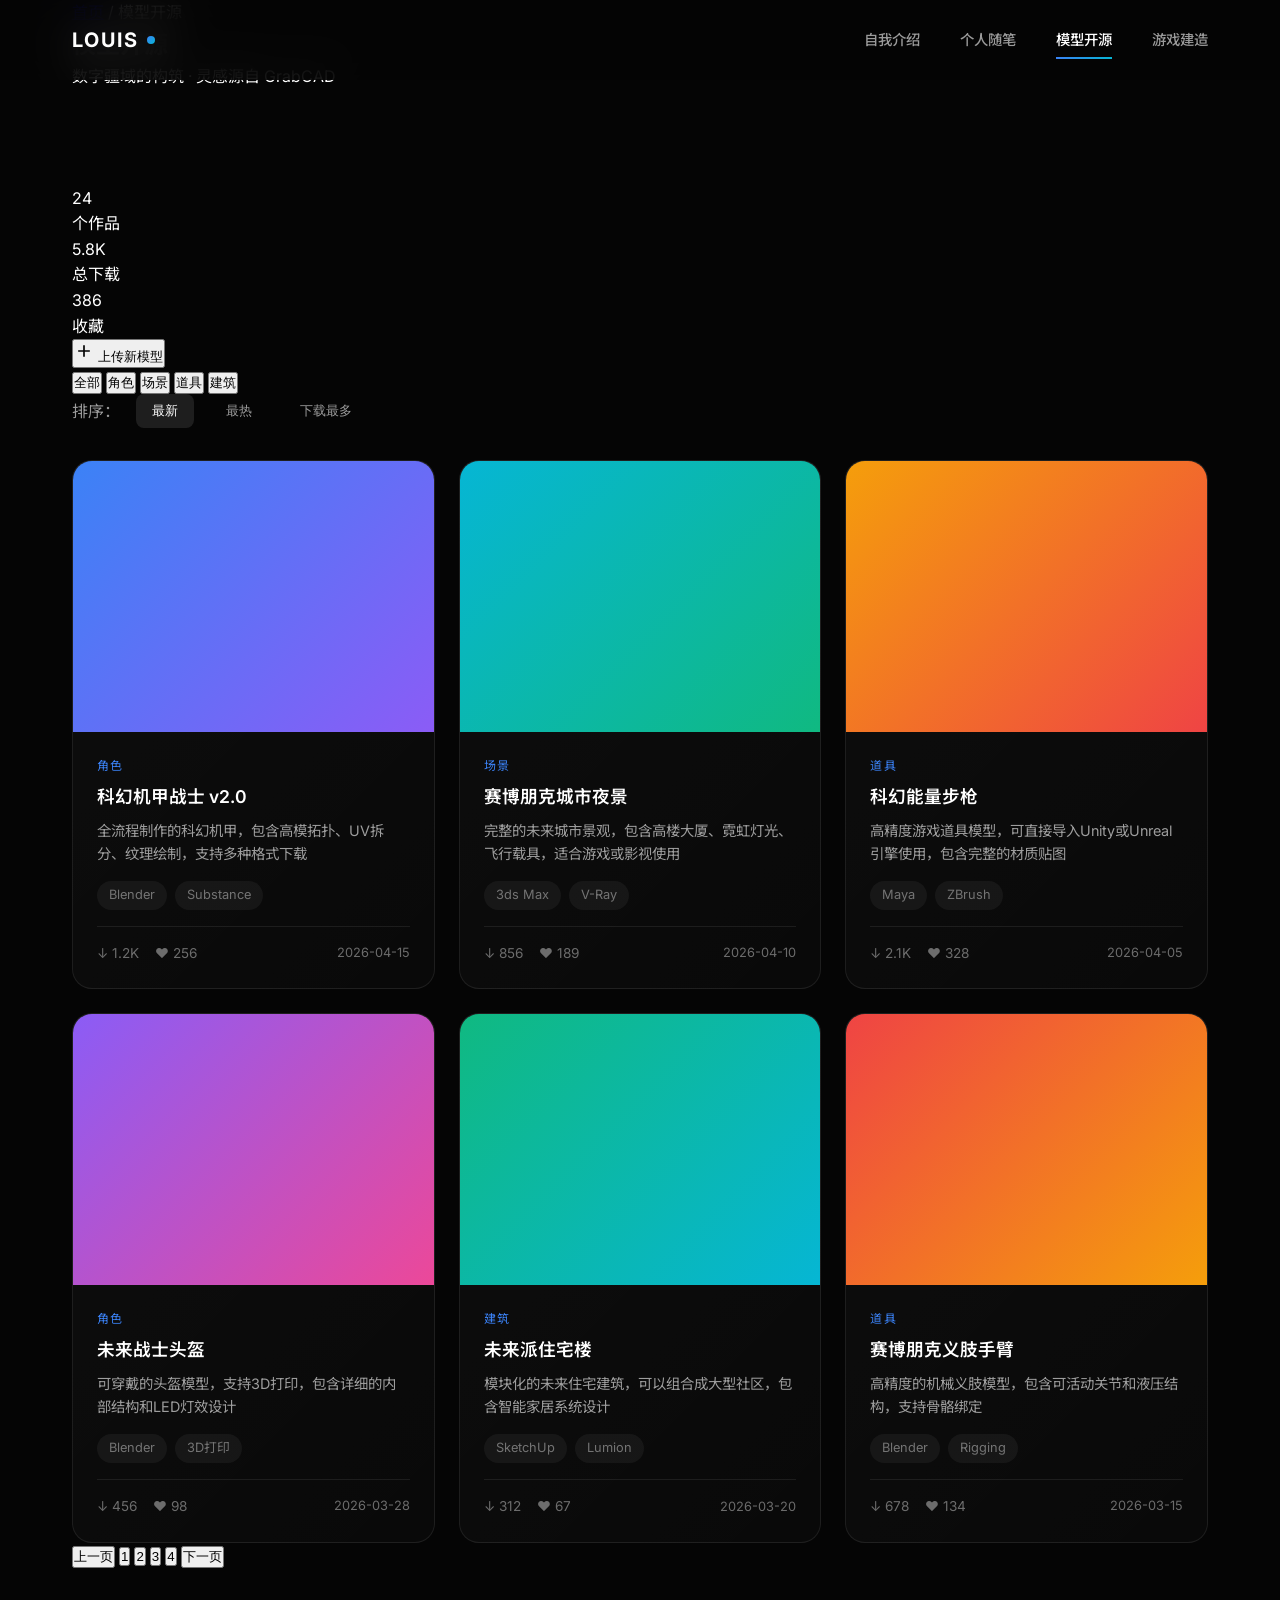
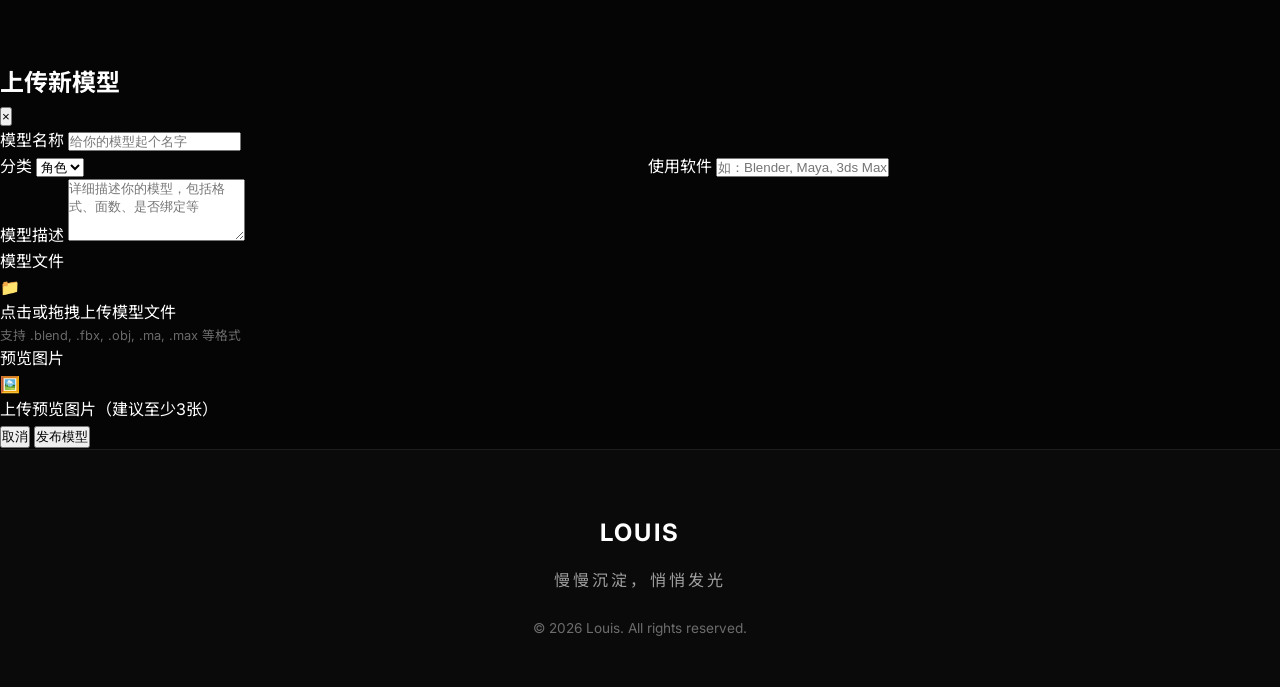
<file: models.html>
<!DOCTYPE html>
<html lang="zh-CN">
<head>
    <meta charset="UTF-8">
    <meta name="viewport" content="width=device-width, initial-scale=1.0">
    <title>模型开源 | LOUIS</title>
    <link rel="stylesheet" href="styles.css">
    <link href="https://fonts.googleapis.com/css2?family=Inter:wght@300;400;500;600;700&family=Noto+Sans+SC:wght@300;400;500;700&display=swap" rel="stylesheet">
</head>
<body>
    <nav class="navbar">
        <div class="nav-container">
            <div class="logo" onclick="window.location.href='index.html'">
                <span class="logo-text">LOUIS</span>
                <span class="logo-dot"></span>
            </div>
            <div class="nav-menu">
                <a href="about.html" class="nav-item">自我介绍</a>
                <a href="essay.html" class="nav-item">个人随笔</a>
                <a href="models.html" class="nav-item active">模型开源</a>
                <a href="games.html" class="nav-item">游戏建造</a>
            </div>
        </div>
    </nav>

    <section class="page-hero">
        <div class="container">
            <div class="page-hero-content">
                <div class="breadcrumb">
                    <a href="index.html">首页</a> / 模型开源
                </div>
                <h1 class="page-title">模型开源</h1>
                <p class="page-subtitle">数字疆域的构筑 · 灵感源自 GrabCAD</p>
            </div>
        </div>
    </section>

    <section class="section">
        <div class="container">
            <div class="essay-toolbar">
                <div class="essay-stats">
                    <div class="stat-box">
                        <div class="stat-num">24</div>
                        <div class="stat-label">个作品</div>
                    </div>
                    <div class="stat-box">
                        <div class="stat-num">5.8K</div>
                        <div class="stat-label">总下载</div>
                    </div>
                    <div class="stat-box">
                        <div class="stat-num">386</div>
                        <div class="stat-label">收藏</div>
                    </div>
                </div>
                <button class="btn-primary" onclick="openUploadModal()">
                    <svg width="20" height="20" viewBox="0 0 24 24" fill="none" stroke="currentColor" stroke-width="2">
                        <path d="M12 5v14M5 12h14"/>
                    </svg>
                    上传新模型
                </button>
            </div>

            <div class="filter-tabs">
                <button class="filter-tab active">全部</button>
                <button class="filter-tab">角色</button>
                <button class="filter-tab">场景</button>
                <button class="filter-tab">道具</button>
                <button class="filter-tab">建筑</button>
            </div>

            <div class="sort-bar">
                <span class="sort-label">排序：</span>
                <button class="sort-btn active">最新</button>
                <button class="sort-btn">最热</button>
                <button class="sort-btn">下载最多</button>
            </div>

            <div class="models-grid">
                <div class="model-card">
                    <div class="model-thumb" style="background:linear-gradient(135deg,#3b82f6,#8b5cf6);">
                        <div class="model-actions">
                            <button class="action-btn">❤️</button>
                            <button class="action-btn">📥</button>
                        </div>
                    </div>
                    <div class="model-info">
                        <div class="model-category">角色</div>
                        <h3 class="model-title">科幻机甲战士 v2.0</h3>
                        <p class="model-desc">全流程制作的科幻机甲，包含高模拓扑、UV拆分、纹理绘制，支持多种格式下载</p>
                        <div class="model-meta">
                            <span class="meta-tag">Blender</span>
                            <span class="meta-tag">Substance</span>
                        </div>
                        <div class="model-footer">
                            <div class="model-stats">
                                <span>↓ 1.2K</span>
                                <span>♥ 256</span>
                            </div>
                            <span class="model-date">2026-04-15</span>
                        </div>
                    </div>
                </div>

                <div class="model-card">
                    <div class="model-thumb" style="background:linear-gradient(135deg,#06b6d4,#10b981);">
                        <div class="model-actions">
                            <button class="action-btn">❤️</button>
                            <button class="action-btn">📥</button>
                        </div>
                    </div>
                    <div class="model-info">
                        <div class="model-category">场景</div>
                        <h3 class="model-title">赛博朋克城市夜景</h3>
                        <p class="model-desc">完整的未来城市景观，包含高楼大厦、霓虹灯光、飞行载具，适合游戏或影视使用</p>
                        <div class="model-meta">
                            <span class="meta-tag">3ds Max</span>
                            <span class="meta-tag">V-Ray</span>
                        </div>
                        <div class="model-footer">
                            <div class="model-stats">
                                <span>↓ 856</span>
                                <span>♥ 189</span>
                            </div>
                            <span class="model-date">2026-04-10</span>
                        </div>
                    </div>
                </div>

                <div class="model-card">
                    <div class="model-thumb" style="background:linear-gradient(135deg,#f59e0b,#ef4444);">
                        <div class="model-actions">
                            <button class="action-btn">❤️</button>
                            <button class="action-btn">📥</button>
                        </div>
                    </div>
                    <div class="model-info">
                        <div class="model-category">道具</div>
                        <h3 class="model-title">科幻能量步枪</h3>
                        <p class="model-desc">高精度游戏道具模型，可直接导入Unity或Unreal引擎使用，包含完整的材质贴图</p>
                        <div class="model-meta">
                            <span class="meta-tag">Maya</span>
                            <span class="meta-tag">ZBrush</span>
                        </div>
                        <div class="model-footer">
                            <div class="model-stats">
                                <span>↓ 2.1K</span>
                                <span>♥ 328</span>
                            </div>
                            <span class="model-date">2026-04-05</span>
                        </div>
                    </div>
                </div>

                <div class="model-card">
                    <div class="model-thumb" style="background:linear-gradient(135deg,#8b5cf6,#ec4899);">
                        <div class="model-actions">
                            <button class="action-btn">❤️</button>
                            <button class="action-btn">📥</button>
                        </div>
                    </div>
                    <div class="model-info">
                        <div class="model-category">角色</div>
                        <h3 class="model-title">未来战士头盔</h3>
                        <p class="model-desc">可穿戴的头盔模型，支持3D打印，包含详细的内部结构和LED灯效设计</p>
                        <div class="model-meta">
                            <span class="meta-tag">Blender</span>
                            <span class="meta-tag">3D打印</span>
                        </div>
                        <div class="model-footer">
                            <div class="model-stats">
                                <span>↓ 456</span>
                                <span>♥ 98</span>
                            </div>
                            <span class="model-date">2026-03-28</span>
                        </div>
                    </div>
                </div>

                <div class="model-card">
                    <div class="model-thumb" style="background:linear-gradient(135deg,#10b981,#06b6d4);">
                        <div class="model-actions">
                            <button class="action-btn">❤️</button>
                            <button class="action-btn">📥</button>
                        </div>
                    </div>
                    <div class="model-info">
                        <div class="model-category">建筑</div>
                        <h3 class="model-title">未来派住宅楼</h3>
                        <p class="model-desc">模块化的未来住宅建筑，可以组合成大型社区，包含智能家居系统设计</p>
                        <div class="model-meta">
                            <span class="meta-tag">SketchUp</span>
                            <span class="meta-tag">Lumion</span>
                        </div>
                        <div class="model-footer">
                            <div class="model-stats">
                                <span>↓ 312</span>
                                <span>♥ 67</span>
                            </div>
                            <span class="model-date">2026-03-20</span>
                        </div>
                    </div>
                </div>

                <div class="model-card">
                    <div class="model-thumb" style="background:linear-gradient(135deg,#ef4444,#f59e0b);">
                        <div class="model-actions">
                            <button class="action-btn">❤️</button>
                            <button class="action-btn">📥</button>
                        </div>
                    </div>
                    <div class="model-info">
                        <div class="model-category">道具</div>
                        <h3 class="model-title">赛博朋克义肢手臂</h3>
                        <p class="model-desc">高精度的机械义肢模型，包含可活动关节和液压结构，支持骨骼绑定</p>
                        <div class="model-meta">
                            <span class="meta-tag">Blender</span>
                            <span class="meta-tag">Rigging</span>
                        </div>
                        <div class="model-footer">
                            <div class="model-stats">
                                <span>↓ 678</span>
                                <span>♥ 134</span>
                            </div>
                            <span class="model-date">2026-03-15</span>
                        </div>
                    </div>
                </div>
            </div>

            <div class="pagination">
                <button class="page-btn disabled">上一页</button>
                <button class="page-btn active">1</button>
                <button class="page-btn">2</button>
                <button class="page-btn">3</button>
                <button class="page-btn">4</button>
                <button class="page-btn">下一页</button>
            </div>
        </div>
    </section>

    <div id="uploadModal" class="modal hidden">
        <div class="modal-overlay" onclick="closeUploadModal()"></div>
        <div class="modal-content large">
            <div class="modal-header">
                <h2>上传新模型</h2>
                <button class="modal-close" onclick="closeUploadModal()">×</button>
            </div>
            <div class="modal-body">
                <div class="form-group">
                    <label class="form-label">模型名称</label>
                    <input type="text" class="form-input" placeholder="给你的模型起个名字">
                </div>
                <div class="form-row">
                    <div class="form-group">
                        <label class="form-label">分类</label>
                        <select class="form-select">
                            <option>角色</option>
                            <option>场景</option>
                            <option>道具</option>
                            <option>建筑</option>
                        </select>
                    </div>
                    <div class="form-group">
                        <label class="form-label">使用软件</label>
                        <input type="text" class="form-input" placeholder="如：Blender, Maya, 3ds Max">
                    </div>
                </div>
                <div class="form-group">
                    <label class="form-label">模型描述</label>
                    <textarea class="form-textarea" rows="4" placeholder="详细描述你的模型，包括格式、面数、是否绑定等"></textarea>
                </div>
                <div class="form-group">
                    <label class="form-label">模型文件</label>
                    <div class="upload-area" onclick="document.getElementById('modelInput').click()">
                        <div class="upload-icon">📁</div>
                        <p>点击或拖拽上传模型文件</p>
                        <p style="font-size:0.8rem;color:var(--color-text-tertiary);">支持 .blend, .fbx, .obj, .ma, .max 等格式</p>
                        <input type="file" id="modelInput" multiple style="display:none;">
                    </div>
                </div>
                <div class="form-group">
                    <label class="form-label">预览图片</label>
                    <div class="upload-area" onclick="document.getElementById('previewInput').click()">
                        <div class="upload-icon">🖼️</div>
                        <p>上传预览图片（建议至少3张）</p>
                        <input type="file" id="previewInput" accept="image/*" multiple style="display:none;">
                    </div>
                </div>
            </div>
            <div class="modal-footer">
                <button class="btn-secondary" onclick="closeUploadModal()">取消</button>
                <button class="btn-primary" onclick="submitModel()">发布模型</button>
            </div>
        </div>
    </div>

    <footer class="footer">
        <div class="container">
            <div class="footer-content">
                <div class="footer-logo">LOUIS</div>
                <p class="footer-quote">慢慢沉淀，悄悄发光</p>
                <p class="footer-copyright">© 2026 Louis. All rights reserved.</p>
            </div>
        </div>
    </footer>

    <style>
        .form-row {
            display: grid;
            grid-template-columns: 1fr 1fr;
            gap: 1rem;
        }
        .sort-bar {
            display: flex;
            gap: 1rem;
            align-items: center;
            margin-bottom: 2rem;
        }
        .sort-label {
            color: var(--color-text-secondary);
        }
        .sort-btn {
            padding: 0.5rem 1rem;
            background: transparent;
            border: none;
            color: var(--color-text-secondary);
            cursor: pointer;
            border-radius: var(--radius-sm);
            transition: all var(--transition-fast);
        }
        .sort-btn:hover,
        .sort-btn.active {
            background: rgba(255,255,255,0.1);
            color: var(--color-text);
        }
        .models-grid {
            display: grid;
            grid-template-columns: repeat(3, 1fr);
            gap: 1.5rem;
        }
        .model-card {
            background: var(--gradient-glass);
            border: 1px solid var(--color-border);
            border-radius: var(--radius-lg);
            overflow: hidden;
            transition: all var(--transition-base);
            cursor: pointer;
        }
        .model-card:hover {
            transform: translateY(-8px);
            box-shadow: var(--shadow-soft);
            border-color: var(--color-primary);
        }
        .model-thumb {
            aspect-ratio: 4/3;
            position: relative;
            overflow: hidden;
        }
        .model-actions {
            position: absolute;
            top: 0.75rem;
            right: 0.75rem;
            display: flex;
            gap: 0.5rem;
            opacity: 0;
            transition: opacity var(--transition-base);
        }
        .model-card:hover .model-actions {
            opacity: 1;
        }
        .action-btn {
            width: 36px;
            height: 36px;
            border: none;
            background: rgba(0,0,0,0.6);
            backdrop-filter: blur(10px);
            border-radius: 50%;
            cursor: pointer;
            font-size: 1rem;
            transition: transform var(--transition-fast);
        }
        .action-btn:hover {
            transform: scale(1.1);
        }
        .model-info {
            padding: 1.5rem;
        }
        .model-category {
            font-size: 0.75rem;
            color: var(--color-primary);
            letter-spacing: 0.1em;
            text-transform: uppercase;
            margin-bottom: 0.5rem;
        }
        .model-title {
            font-size: 1.1rem;
            font-weight: 600;
            margin-bottom: 0.5rem;
        }
        .model-desc {
            font-size: 0.9rem;
            color: var(--color-text-secondary);
            line-height: 1.6;
            margin-bottom: 1rem;
        }
        .model-meta {
            display: flex;
            gap: 0.5rem;
            margin-bottom: 1rem;
            flex-wrap: wrap;
        }
        .model-meta .meta-tag {
            padding: 0.25rem 0.75rem;
            background: rgba(255,255,255,0.05);
            border-radius: 100px;
            font-size: 0.8rem;
            color: var(--color-text-tertiary);
        }
        .model-footer {
            display: flex;
            justify-content: space-between;
            align-items: center;
            padding-top: 1rem;
            border-top: 1px solid var(--color-border);
        }
        .model-stats {
            display: flex;
            gap: 1rem;
            font-size: 0.85rem;
            color: var(--color-text-tertiary);
        }
        .model-date {
            font-size: 0.8rem;
            color: var(--color-text-tertiary);
        }
        .nav-item.active {
            color: var(--color-text);
        }
        .nav-item.active::after {
            width: 100%;
        }
        @media (max-width: 968px) {
            .models-grid {
                grid-template-columns: repeat(2, 1fr);
            }
            .form-row {
                grid-template-columns: 1fr;
            }
        }
        @media (max-width: 640px) {
            .models-grid {
                grid-template-columns: 1fr;
            }
        }
    </style>

    <script>
        function openUploadModal() {
            document.getElementById('uploadModal').classList.remove('hidden');
        }
        function closeUploadModal() {
            document.getElementById('uploadModal').classList.add('hidden');
        }
        function submitModel() {
            alert('模型上传成功！（演示功能）');
            closeUploadModal();
        }
    </script>
</body>
</html>
</file>
<file: styles.css>
/* ====================================
   个人博客 · 极简科技风
   ==================================== */

/* 全局重置 & CSS变量 */
:root {
  --color-bg: #050505;
  --color-surface: #0a0a0a;
  --color-surface-2: #111111;
  --color-border: rgba(255, 255, 255, 0.08);
  --color-border-hover: rgba(255, 255, 255, 0.15);
  
  --color-text: #ffffff;
  --color-text-secondary: rgba(255, 255, 255, 0.6);
  --color-text-tertiary: rgba(255, 255, 255, 0.4);
  
  --color-primary: #3b82f6;
  --color-primary-light: #60a5fa;
  --color-accent: #06b6d4;
  --color-success: #10b981;
  
  --gradient-primary: linear-gradient(135deg, #3b82f6 0%, #06b6d4 100%);
  --gradient-glass: linear-gradient(135deg, rgba(255,255,255,0.04) 0%, rgba(255,255,255,0.02) 100%);
  
  --shadow-soft: 0 4px 24px rgba(0, 0, 0, 0.4);
  --shadow-glow: 0 0 40px rgba(59, 130, 246, 0.15);
  
  --radius-sm: 8px;
  --radius-md: 12px;
  --radius-lg: 20px;
  --radius-xl: 28px;
  
  --transition-fast: 0.2s cubic-bezier(0.4, 0, 0.2, 1);
  --transition-base: 0.3s cubic-bezier(0.4, 0, 0.2, 1);
  --transition-slow: 0.5s cubic-bezier(0.4, 0, 0.2, 1);
}

* {
  margin: 0;
  padding: 0;
  box-sizing: border-box;
}

html {
  scroll-behavior: smooth;
}

body {
  font-family: 'Inter', 'Noto Sans SC', -apple-system, BlinkMacSystemFont, sans-serif;
  background-color: var(--color-bg);
  color: var(--color-text);
  line-height: 1.6;
  overflow-x: hidden;
  -webkit-font-smoothing: antialiased;
  -moz-osx-font-smoothing: grayscale;
}

/* ====================================
   导航栏
   ==================================== */
.navbar {
  position: fixed;
  top: 0;
  left: 0;
  right: 0;
  z-index: 1000;
  padding: 1.25rem 0;
  background: rgba(5, 5, 5, 0.85);
  backdrop-filter: blur(20px);
  -webkit-backdrop-filter: blur(20px);
  border-bottom: 1px solid transparent;
  transition: all var(--transition-base);
}

.navbar.scrolled {
  background: rgba(5, 5, 5, 0.95);
  border-bottom-color: var(--color-border);
}

.nav-container {
  max-width: 1200px;
  margin: 0 auto;
  padding: 0 2rem;
  display: flex;
  justify-content: space-between;
  align-items: center;
}

.logo {
  display: flex;
  align-items: center;
  gap: 0.5rem;
  cursor: pointer;
  user-select: none;
}

.logo-text {
  font-size: 1.25rem;
  font-weight: 700;
  letter-spacing: 0.1em;
}

.logo-dot {
  width: 8px;
  height: 8px;
  background: var(--gradient-primary);
  border-radius: 50%;
  animation: pulse 2s infinite;
}

@keyframes pulse {
  0%, 100% { opacity: 1; transform: scale(1); }
  50% { opacity: 0.6; transform: scale(1.2); }
}

.nav-menu {
  display: flex;
  gap: 2.5rem;
}

.nav-item {
  color: var(--color-text-secondary);
  text-decoration: none;
  font-size: 0.9rem;
  font-weight: 500;
  position: relative;
  padding: 0.5rem 0;
  transition: color var(--transition-fast);
  cursor: pointer;
}

.nav-item::after {
  content: '';
  position: absolute;
  bottom: 0;
  left: 50%;
  width: 0;
  height: 2px;
  background: var(--gradient-primary);
  transition: all var(--transition-base);
  transform: translateX(-50%);
}

.nav-item:hover {
  color: var(--color-text);
}

.nav-item:hover::after {
  width: 100%;
}

/* ====================================
   容器 & 通用Section
   ==================================== */
.container {
  max-width: 1200px;
  margin: 0 auto;
  padding: 0 2rem;
}

.section {
  padding: 6rem 0;
}

.section-header {
  text-align: center;
  margin-bottom: 4rem;
}

.section-title {
  font-size: 2.5rem;
  font-weight: 700;
  margin-bottom: 0.75rem;
  letter-spacing: -0.02em;
}

.section-subtitle {
  font-size: 1rem;
  color: var(--color-text-secondary);
  letter-spacing: 0.1em;
  text-transform: uppercase;
}

/* ====================================
   Hero Section - 个人博客风格
   ==================================== */
.hero {
  position: relative;
  min-height: 100vh;
  display: flex;
  flex-direction: column;
  justify-content: center;
  align-items: center;
  text-align: center;
  padding: 8rem 2rem 4rem;
  overflow: hidden;
}

.hero-background {
  position: absolute;
  inset: 0;
  z-index: -1;
}

.grid-pattern {
  position: absolute;
  inset: 0;
  background-image: 
    linear-gradient(rgba(255,255,255,0.02) 1px, transparent 1px),
    linear-gradient(90deg, rgba(255,255,255,0.02) 1px, transparent 1px);
  background-size: 60px 60px;
  mask-image: radial-gradient(circle at center, black 0%, transparent 70%);
}

.hero-content {
  max-width: 900px;
  display: flex;
  flex-direction: column;
  align-items: center;
  gap: 3rem;
  animation: fadeInUp 1s ease-out;
}

@keyframes fadeInUp {
  from {
    opacity: 0;
    transform: translateY(40px);
  }
  to {
    opacity: 1;
    transform: translateY(0);
  }
}

/* 个人资料区域 */
.profile-section {
  display: flex;
  flex-direction: column;
  align-items: center;
  gap: 1.5rem;
}

.profile-image-wrapper {
  width: 180px;
  height: 180px;
  border-radius: 50%;
  overflow: hidden;
  border: 4px solid transparent;
  background: var(--gradient-primary);
  background-origin: border-box;
  background-clip: padding-box, border-box;
  padding: 4px;
  box-shadow: var(--shadow-glow);
  transition: transform var(--transition-base);
}

.profile-image-wrapper:hover {
  transform: scale(1.05);
}

.profile-main-img {
  width: 100%;
  height: 100%;
  object-fit: cover;
  border-radius: 50%;
}

.profile-placeholder {
  width: 100%;
  height: 100%;
  display: flex;
  align-items: center;
  justify-content: center;
  background: var(--color-surface-2);
  border-radius: 50%;
  color: var(--color-text-tertiary);
}

.profile-placeholder svg {
  width: 80px;
  height: 80px;
}

.hero-name {
  font-size: 3.5rem;
  font-weight: 700;
  letter-spacing: -0.03em;
  background: var(--gradient-primary);
  -webkit-background-clip: text;
  -webkit-text-fill-color: transparent;
  background-clip: text;
}

.hero-tagline {
  font-size: 1.25rem;
  color: var(--color-text-secondary);
  font-weight: 400;
}

.hero-signature {
  font-size: 1rem;
  color: var(--color-text-tertiary);
  letter-spacing: 0.3em;
  text-transform: uppercase;
  margin-top: 0.5rem;
}

/* 社交媒体二维码区域 */
.social-section {
  display: flex;
  flex-direction: column;
  align-items: center;
  gap: 1rem;
  padding: 2rem;
  background: var(--gradient-glass);
  border: 1px solid var(--color-border);
  border-radius: var(--radius-xl);
}

.social-label {
  font-size: 0.85rem;
  color: var(--color-text-secondary);
  letter-spacing: 0.1em;
  text-transform: uppercase;
}

.qr-wrapper {
  width: 160px;
  height: 160px;
  border-radius: var(--radius-md);
  overflow: hidden;
  background: white;
  padding: 8px;
}

.qr-code {
  width: 100%;
  height: 100%;
  object-fit: contain;
}

.qr-placeholder {
  width: 100%;
  height: 100%;
  display: flex;
  flex-direction: column;
  align-items: center;
  justify-content: center;
  background: var(--color-surface-2);
  color: var(--color-text);
  font-size: 0.9rem;
}

.qr-icon {
  font-size: 3rem;
  margin-bottom: 0.5rem;
}

.scroll-indicator {
  position: absolute;
  bottom: 3rem;
  display: flex;
  flex-direction: column;
  align-items: center;
  gap: 0.75rem;
  color: var(--color-text-tertiary);
  font-size: 0.8rem;
  letter-spacing: 0.1em;
  animation: bounce 2s infinite;
  cursor: pointer;
}

@keyframes bounce {
  0%, 100% { transform: translateY(0); }
  50% { transform: translateY(10px); }
}

.scroll-line {
  width: 1px;
  height: 40px;
  background: linear-gradient(to bottom, transparent, var(--color-text-tertiary));
}

/* ====================================
   四大板块模块
   ==================================== */
.modules {
  background: linear-gradient(180deg, var(--color-bg) 0%, var(--color-surface) 100%);
}

.modules-grid {
  display: grid;
  grid-template-columns: repeat(2, 1fr);
  gap: 1.5rem;
}

.module-card {
  position: relative;
  padding: 3rem;
  background: var(--gradient-glass);
  border: 1px solid var(--color-border);
  border-radius: var(--radius-lg);
  cursor: pointer;
  overflow: hidden;
  transition: all var(--transition-base);
}

.module-card::before {
  content: '';
  position: absolute;
  inset: 0;
  background: var(--gradient-primary);
  opacity: 0;
  transition: opacity var(--transition-base);
  z-index: -1;
}

.module-card:hover {
  transform: translateY(-4px);
  border-color: transparent;
  box-shadow: var(--shadow-soft);
}

.module-card:hover::before {
  opacity: 0.08;
}

.card-icon {
  width: 56px;
  height: 56px;
  display: flex;
  align-items: center;
  justify-content: center;
  background: rgba(255, 255, 255, 0.05);
  border: 1px solid var(--color-border);
  border-radius: var(--radius-md);
  margin-bottom: 1.5rem;
  transition: all var(--transition-base);
}

.card-icon svg {
  width: 28px;
  height: 28px;
  color: var(--color-primary-light);
}

.module-card:hover .card-icon {
  background: var(--gradient-primary);
  border-color: transparent;
}

.module-card:hover .card-icon svg {
  color: white;
}

.card-title {
  font-size: 1.5rem;
  font-weight: 600;
  margin-bottom: 0.75rem;
}

.card-desc {
  color: var(--color-text-secondary);
  line-height: 1.7;
  margin-bottom: 1.5rem;
}

.card-arrow {
  display: flex;
  align-items: center;
  justify-content: center;
  width: 40px;
  height: 40px;
  border-radius: 50%;
  background: rgba(255, 255, 255, 0.05);
  opacity: 0;
  transform: translateX(-10px);
  transition: all var(--transition-base);
}

.card-arrow svg {
  width: 20px;
  height: 20px;
}

.module-card:hover .card-arrow {
  opacity: 1;
  transform: translateX(0);
}

/* ====================================
   子页面样式
   ==================================== */
.subpage {
  position: fixed;
  inset: 0;
  top: 0;
  background: var(--color-bg);
  z-index: 2000;
  overflow-y: auto;
  opacity: 0;
  visibility: hidden;
  transition: all var(--transition-slow);
}

.subpage.active {
  opacity: 1;
  visibility: visible;
}

.subpage-header {
  position: sticky;
  top: 0;
  background: rgba(5, 5, 5, 0.9);
  backdrop-filter: blur(20px);
  border-bottom: 1px solid var(--color-border);
  z-index: 10;
}

.subpage-nav {
  max-width: 1200px;
  margin: 0 auto;
  padding: 1.25rem 2rem;
  display: flex;
  align-items: center;
  justify-content: space-between;
}

.back-btn {
  display: flex;
  align-items: center;
  gap: 0.75rem;
  padding: 0.75rem 1.25rem;
  background: transparent;
  border: 1px solid var(--color-border);
  border-radius: var(--radius-md);
  color: var(--color-text);
  cursor: pointer;
  transition: all var(--transition-fast);
  font-size: 0.95rem;
}

.back-btn:hover {
  background: rgba(255, 255, 255, 0.05);
  border-color: var(--color-border-hover);
}

/* ====================================
   页脚
   ==================================== */
.footer {
  padding: 4rem 0 3rem;
  background: var(--color-surface);
  border-top: 1px solid var(--color-border);
}

.footer-content {
  text-align: center;
}

.footer-logo {
  font-size: 1.5rem;
  font-weight: 700;
  letter-spacing: 0.1em;
  margin-bottom: 1rem;
}

.footer-quote {
  color: var(--color-text-secondary);
  font-size: 1rem;
  letter-spacing: 0.2em;
  margin-bottom: 1.5rem;
}

.footer-copyright {
  color: var(--color-text-tertiary);
  font-size: 0.85rem;
}

/* ====================================
   响应式设计
   ==================================== */
@media (max-width: 968px) {
  .nav-menu {
    gap: 1.5rem;
  }
  
  .hero-name {
    font-size: 2.5rem;
  }
  
  .modules-grid {
    grid-template-columns: 1fr;
  }
  
  .section-title {
    font-size: 2rem;
  }
}

@media (max-width: 640px) {
  .nav-container,
  .container {
    padding: 0 1.25rem;
  }
  
  .nav-menu {
    display: none;
  }
  
  .hero {
    padding: 7rem 1.25rem 3rem;
  }
  
  .profile-image-wrapper {
    width: 140px;
    height: 140px;
  }
  
  .hero-name {
    font-size: 2rem;
  }
  
  .hero-tagline {
    font-size: 1rem;
  }
  
  .module-card {
    padding: 2rem;
  }
  
  .section {
    padding: 4rem 0;
  }
}
</file>
